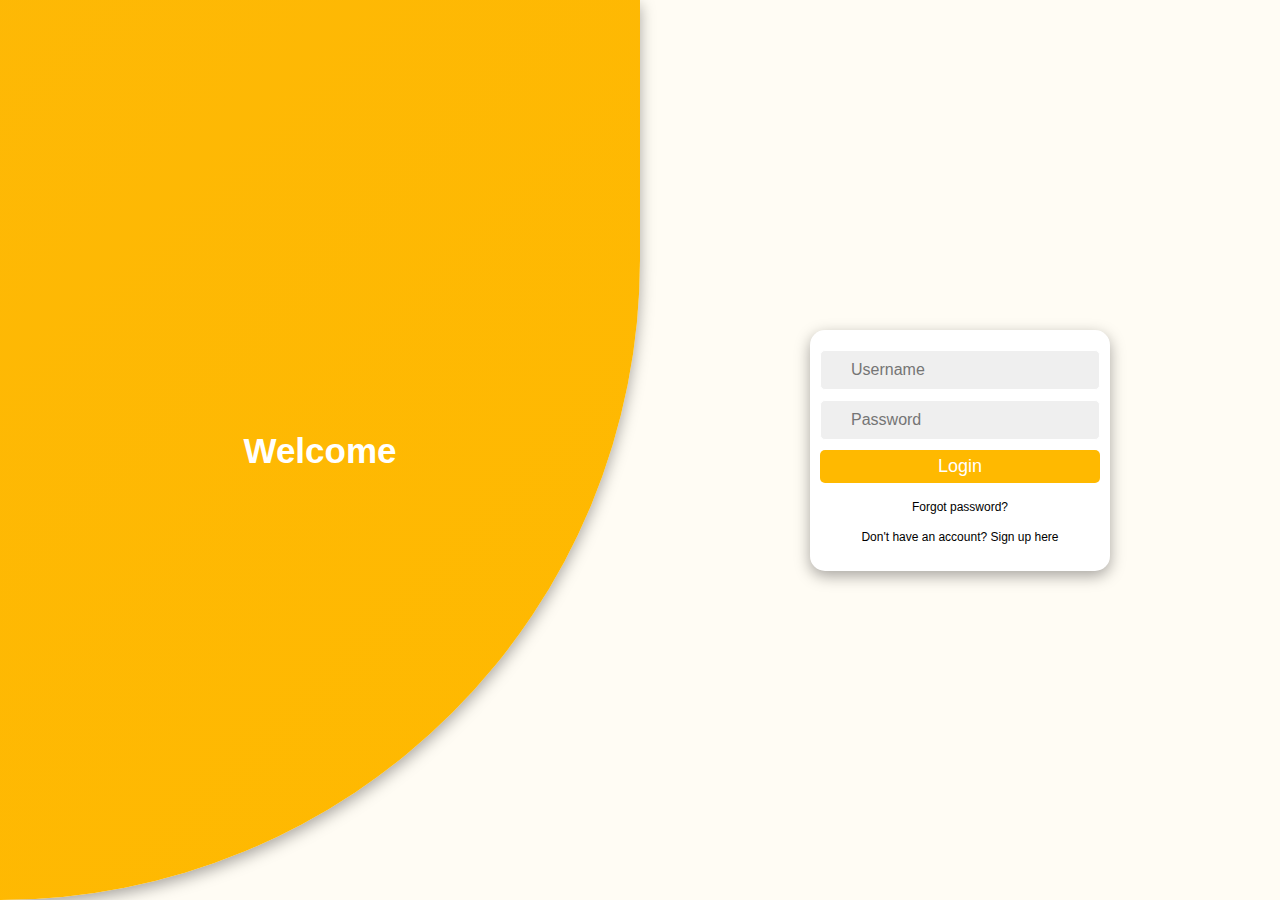
<file: login.html>
<!DOCTYPE html>
<html lang="en">
  <head>
    <meta charset="UTF-8" />
    <meta http-equiv="X-UA-Compatible" content="IE=edge" />
    <meta name="viewport" content="width=device-width, initial-scale=1.0" />
    <title>Document</title>
    <link rel="stylesheet" href="./assets/css/reset.css" />
    <link rel="stylesheet" href="./assets/css/login.css" />
  </head>
  <body>
    <div id="container" class="container">
      <!-- FORM SECTION -->
      <div class="row">
        <!-- SIGN UP -->
        <div class="col align-items-center flex-col sign-up">
          <div class="form-wrapper align-items-center">
            <form method="POST" action="register">
              <div class="form sign-up">
                <div class="input-group">
                  <i class="bx bxs-user"></i>
                  <input type="text" name="fullName" placeholder="Full name" />
                </div>
                <div class="input-group">
                  <i class="bx bxs-user"></i>
                  <input type="text" name="userName" placeholder="Username" />
                </div>
                <div class="input-group">
                  <i class="bx bx-mail-send"></i>
                  <input type="email" name="email" placeholder="Email" />
                </div>
                <div class="input-group">
                  <i class="bx bxs-lock-alt"></i>
                  <input
                    type="password"
                    name="password"
                    placeholder="Password"
                  />
                </div>
                <div class="input-group">
                  <i class="bx bxs-lock-alt"></i>
                  <input
                    type="password"
                    name="confirmPassword"
                    placeholder="Confirm password"
                  />
                </div>
                <div class="input-group">
                  <i class="bx bxs-lock-alt"></i>
                  <input
                    type="text"
                    name="phoneNumber"
                    placeholder="Phone number"
                  />
                </div>
                <button type="submit" name="signup">Sign up</button>
                <p>
                  <span> Already have an account? </span>
                  <b onclick="toggle()" class="pointer"> Sign in here </b>
                </p>
              </div>
            </form>
          </div>
        </div>
        <!-- END SIGN UP -->
        <!-- SIGN IN -->
        <div class="col align-items-center flex-col sign-in">
          <div class="form-wrapper align-items-center">
            <div class="form sign-in">
              <form method="POST" action="userLogin">
                <div class="input-group">
                  <i class="bx bxs-user"></i>
                  <input type="text" name="userName" placeholder="Username" />
                </div>
                <div class="input-group">
                  <i class="bx bxs-lock-alt"></i>
                  <input
                    type="password"
                    name="password"
                    placeholder="Password"
                  />
                </div>
                <button type="submit" name="login">Login</button>
              </form>
              <p>
                <b> Forgot password? </b>
              </p>
              <p>
                <span> Don't have an account? </span>
                <b onclick="toggle()" class="pointer"> Sign up here </b>
              </p>
            </div>
          </div>
          <div class="form-wrapper"></div>
        </div>
        <!-- END SIGN IN -->
      </div>
      <!-- END FORM SECTION -->
      <!-- CONTENT SECTION -->
      <div class="row content-row">
        <!-- SIGN IN CONTENT -->
        <div class="col align-items-center flex-col">
          <div class="text sign-in">
            <h2>Welcome</h2>
          </div>
          <div class="img sign-in"></div>
        </div>
        <!-- END SIGN IN CONTENT -->
        <!-- SIGN UP CONTENT -->
        <div class="col align-items-center flex-col">
          <div class="img sign-up"></div>
          <div class="text sign-up">
            <h2>Join with us</h2>
          </div>
        </div>
        <!-- END SIGN UP CONTENT -->
      </div>
      <!-- END CONTENT SECTION -->
    </div>
    <script src="./assets/js/main.js"></script>
  </body>
</html>
</file>
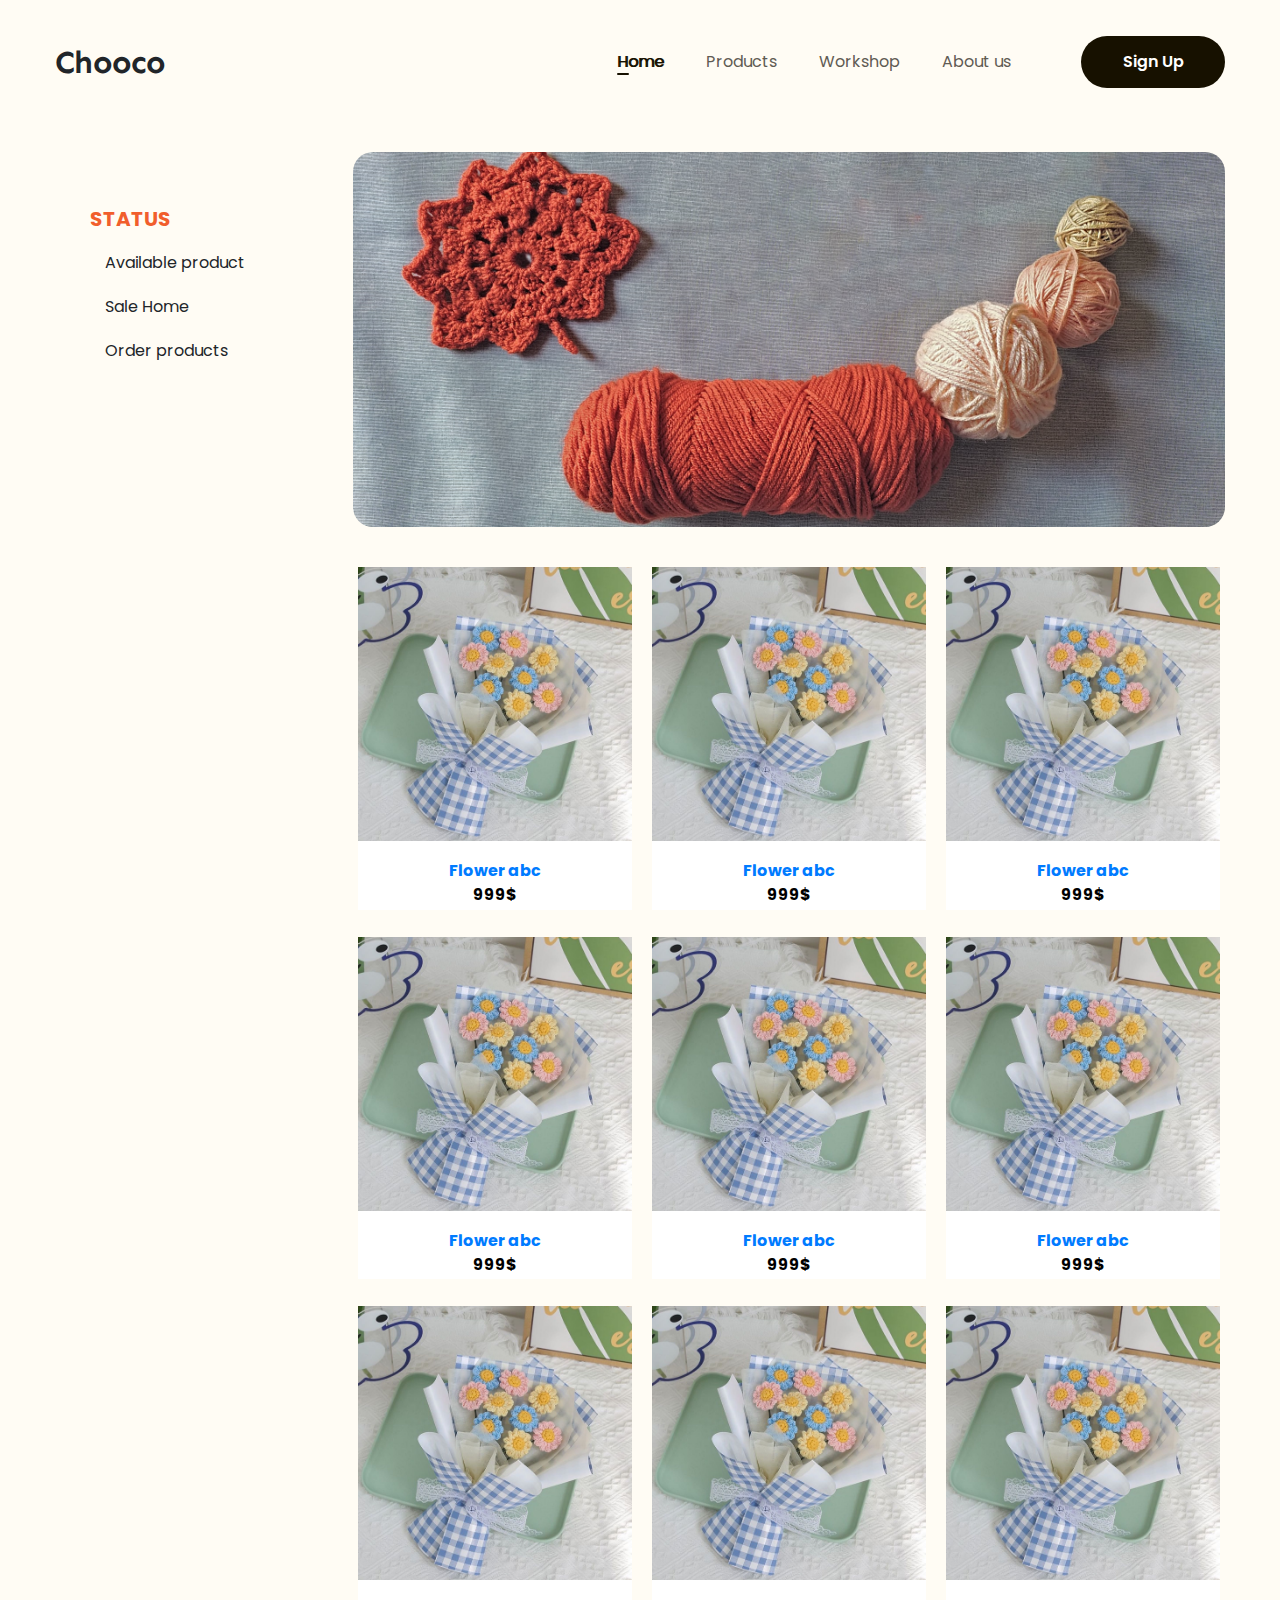
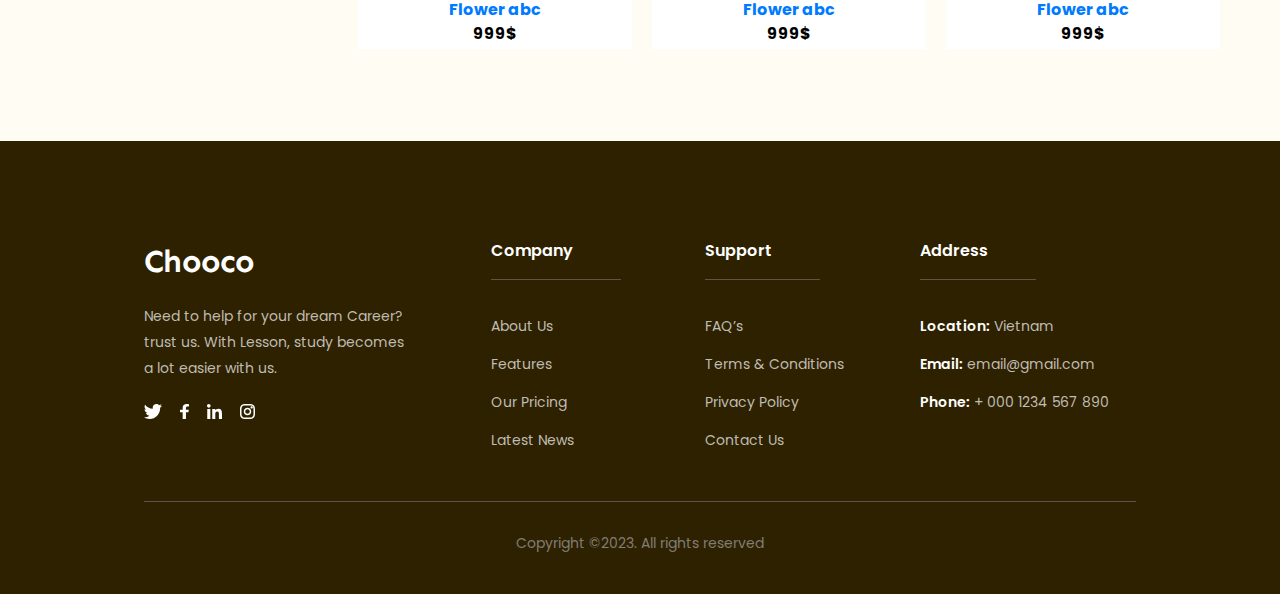
<file: products.html>
<!DOCTYPE html>
<html lang="en">
  <head>
    <meta charset="UTF-8" />
    <meta http-equiv="X-UA-Compatible" content="IE=edge" />
    <meta name="viewport" content="width=device-width, initial-scale=1.0" />
    <title>Chooco Crochet</title>
    <link
      rel="shortcut icon"
      href="./assets//icons/facebook.svg"
      type="image/x-icon"
    />
    <!-- Reset CSS -->
    <link rel="stylesheet" href="./assets/css/reset.css" />

    <!-- Embed fonts -->
    <link rel="preconnect" href="https://fonts.googleapis.com" />
    <link rel="preconnect" href="https://fonts.gstatic.com" crossorigin />
    <link
      href="https://fonts.googleapis.com/css2?family=Poppins:ital,wght@0,400;0,500;0,600;0,700;1,400&family=Sen:wght@700&display=swap"
      rel="stylesheet"
    />

    <!-- Styles -->
    <link
      rel="stylesheet"
      href="https://cdn.jsdelivr.net/npm/bootstrap@4.0.0/dist/css/bootstrap.min.css"
      integrity="sha384-Gn5384xqQ1aoWXA+058RXPxPg6fy4IWvTNh0E263XmFcJlSAwiGgFAW/dAiS6JXm"
      crossorigin="anonymous"
    />
    <link rel="stylesheet" href="./assets/css/styles.css" />
  </head>
  <body>
    <!-- Header -->
    <header class="header fixed">
      <div class="main-content">
        <div class="body">
          <!-- Logo -->
          <div class="logo">Chooco</div>

          <!-- Nav -->
          <nav class="nav">
            <ul>
              <li class="active">
                <a href="#!">Home</a>
              </li>
              <li>
                <a href="#!">Products</a>
              </li>
              <li>
                <a href="#!">Workshop</a>
              </li>
              <li>
                <a href="#!">About us</a>
              </li>
            </ul>
          </nav>

          <!-- Action -->
          <div class="action">
            <a href="#!" class="btn sign-up-btn">Sign Up</a>
          </div>
        </div>
      </div>
    </header>

    <main class="main-container">
      <div class="main-content">
        <div class="container-fluid">
          <div class="row">
            <aside
              class="col-xs-12 col-sm-12 col-md-3 col-lg-3 prd1-left hidden-xs hidden-sm"
            >
              <h3>Status</h3>
              <ul>
                <li>Available product</li>
                <li>Sale Home</li>
                <li>Order products</li>
              </ul>
            </aside>

            <section class="col-xs-12 col-sm-12 col-md-9 col-lg-9 prd1-right">
              <div
                class="row prd1-right-box hidden-xs hidden-sm"
                style="
                  background-image: url('./assets/img/products2.jpg');
                  border-radius: 20px;
                "
              >
                <!-- <img src="./assets/img/products2.jpg" alt="" /> -->
              </div>
              <div class="row prd1-right-items">
                <div class="col-xs-6 col-sm-6 col-md-4 col-lg-4 item">
                  <div class="thumbnail">
                    <div class="cont-item">
                      <a href="#!">
                        <img
                          src="./assets/img/product-2.jpg"
                          alt=""
                          class="inormal"
                        />
                        <img
                          src="./assets/img/product-1.jpg"
                          alt=""
                          class="ihover"
                        />
                      </a>
                    </div>
                    <div class="button">
                      <a
                        href="index.html"
                        class="btn btn-prd1-buynow hidden-xs hidden-sm"
                        >BUY NOW</a
                      >
                    </div>
                    <div class="caption">
                      <h3 class="name"><a href="#!">Flower abc</a></h3>
                      <h3 class="price">999$</h3>
                    </div>
                  </div>
                </div>
                <div class="col-xs-6 col-sm-6 col-md-4 col-lg-4 item">
                  <div class="thumbnail">
                    <div class="cont-item">
                      <a href="#!">
                        <img
                          src="./assets/img/product-2.jpg"
                          alt=""
                          class="inormal"
                        />
                        <img
                          src="./assets/img/product-1.jpg"
                          alt=""
                          class="ihover"
                        />
                      </a>
                    </div>
                    <div class="button">
                      <a
                        href="index.html"
                        class="btn btn-prd1-buynow hidden-xs hidden-sm"
                        >BUY NOW</a
                      >
                    </div>
                    <div class="caption">
                      <h3 class="name"><a href="#!">Flower abc</a></h3>
                      <h3 class="price">999$</h3>
                    </div>
                  </div>
                </div>
                <div class="col-xs-6 col-sm-6 col-md-4 col-lg-4 item">
                  <div class="thumbnail">
                    <div class="cont-item">
                      <a href="#!">
                        <img
                          src="./assets/img/product-2.jpg"
                          alt=""
                          class="inormal"
                        />
                        <img
                          src="./assets/img/product-1.jpg"
                          alt=""
                          class="ihover"
                        />
                      </a>
                    </div>
                    <div class="button">
                      <a
                        href="index.html"
                        class="btn btn-prd1-buynow hidden-xs hidden-sm"
                        >BUY NOW</a
                      >
                    </div>
                    <div class="caption">
                      <h3 class="name"><a href="#!">Flower abc</a></h3>
                      <h3 class="price">999$</h3>
                    </div>
                  </div>
                </div>
                <div class="col-xs-6 col-sm-6 col-md-4 col-lg-4 item">
                  <div class="thumbnail">
                    <div class="cont-item">
                      <a href="#!">
                        <img
                          src="./assets/img/product-2.jpg"
                          alt=""
                          class="inormal"
                        />
                        <img
                          src="./assets/img/product-1.jpg"
                          alt=""
                          class="ihover"
                        />
                      </a>
                    </div>
                    <div class="button">
                      <a
                        href="index.html"
                        class="btn btn-prd1-buynow hidden-xs hidden-sm"
                        >BUY NOW</a
                      >
                    </div>
                    <div class="caption">
                      <h3 class="name"><a href="#!">Flower abc</a></h3>
                      <h3 class="price">999$</h3>
                    </div>
                  </div>
                </div>
                <div class="col-xs-6 col-sm-6 col-md-4 col-lg-4 item">
                  <div class="thumbnail">
                    <div class="cont-item">
                      <a href="#!">
                        <img
                          src="./assets/img/product-2.jpg"
                          alt=""
                          class="inormal"
                        />
                        <img
                          src="./assets/img/product-1.jpg"
                          alt=""
                          class="ihover"
                        />
                      </a>
                    </div>
                    <div class="button">
                      <a
                        href="index.html"
                        class="btn btn-prd1-buynow hidden-xs hidden-sm"
                        >BUY NOW</a
                      >
                    </div>
                    <div class="caption">
                      <h3 class="name"><a href="#!">Flower abc</a></h3>
                      <h3 class="price">999$</h3>
                    </div>
                  </div>
                </div>
                <div class="col-xs-6 col-sm-6 col-md-4 col-lg-4 item">
                  <div class="thumbnail">
                    <div class="cont-item">
                      <a href="#!">
                        <img
                          src="./assets/img/product-2.jpg"
                          alt=""
                          class="inormal"
                        />
                        <img
                          src="./assets/img/product-1.jpg"
                          alt=""
                          class="ihover"
                        />
                      </a>
                    </div>
                    <div class="button">
                      <a
                        href="index.html"
                        class="btn btn-prd1-buynow hidden-xs hidden-sm"
                        >BUY NOW</a
                      >
                    </div>
                    <div class="caption">
                      <h3 class="name"><a href="#!">Flower abc</a></h3>
                      <h3 class="price">999$</h3>
                    </div>
                  </div>
                </div>
                <div class="col-xs-6 col-sm-6 col-md-4 col-lg-4 item">
                  <div class="thumbnail">
                    <div class="cont-item">
                      <a href="#!">
                        <img
                          src="./assets/img/product-2.jpg"
                          alt=""
                          class="inormal"
                        />
                        <img
                          src="./assets/img/product-1.jpg"
                          alt=""
                          class="ihover"
                        />
                      </a>
                    </div>
                    <div class="button">
                      <a
                        href="index.html"
                        class="btn btn-prd1-buynow hidden-xs hidden-sm"
                        >BUY NOW</a
                      >
                    </div>
                    <div class="caption">
                      <h3 class="name"><a href="#!">Flower abc</a></h3>
                      <h3 class="price">999$</h3>
                    </div>
                  </div>
                </div>
                <div class="col-xs-6 col-sm-6 col-md-4 col-lg-4 item">
                  <div class="thumbnail">
                    <div class="cont-item">
                      <a href="#!">
                        <img
                          src="./assets/img/product-2.jpg"
                          alt=""
                          class="inormal"
                        />
                        <img
                          src="./assets/img/product-1.jpg"
                          alt=""
                          class="ihover"
                        />
                      </a>
                    </div>
                    <div class="button">
                      <a
                        href="index.html"
                        class="btn btn-prd1-buynow hidden-xs hidden-sm"
                        >BUY NOW</a
                      >
                    </div>
                    <div class="caption">
                      <h3 class="name"><a href="#!">Flower abc</a></h3>
                      <h3 class="price">999$</h3>
                    </div>
                  </div>
                </div>
                <div class="col-xs-6 col-sm-6 col-md-4 col-lg-4 item">
                  <div class="thumbnail">
                    <div class="cont-item">
                      <a href="#!">
                        <img
                          src="./assets/img/product-2.jpg"
                          alt=""
                          class="inormal"
                        />
                        <img
                          src="./assets/img/product-1.jpg"
                          alt=""
                          class="ihover"
                        />
                      </a>
                    </div>
                    <div class="button">
                      <a
                        href="index.html"
                        class="btn btn-prd1-buynow hidden-xs hidden-sm"
                        >BUY NOW</a
                      >
                    </div>
                    <div class="caption">
                      <h3 class="name"><a href="#!">Flower abc</a></h3>
                      <h3 class="price">999$</h3>
                    </div>
                  </div>
                </div>
              </div>
            </section>
          </div>
        </div>
      </div>
    </main>

    <!-- Footer -->
    <footer class="footer">
      <div class="main-content">
        <div class="row">
          <!-- Column 1 -->
          <div class="column">
            <div class="logo">Chooco</div>
            <!-- <img src="./assets/img/logo-white.svg" alt="Lesson." class="logo" /> -->
            <p class="desc">
              Need to help for your dream Career? trust us. With Lesson, study
              becomes a lot easier with us.
            </p>
            <div class="socials">
              <a href="#!">
                <img
                  src="./assets/icons/twitter.svg"
                  alt="Twitter"
                  class="icon"
                />
              </a>
              <a href="#!">
                <img
                  src="./assets/icons/facebook.svg"
                  alt="Facebook"
                  class="icon"
                />
              </a>
              <a href="#!">
                <img
                  src="./assets/icons/linkedin.svg"
                  alt="Linkedin"
                  class="icon"
                />
              </a>
              <a href="#!">
                <img
                  src="./assets/icons/instagram.svg"
                  alt="Instagram"
                  class="icon"
                />
              </a>
            </div>
          </div>

          <!-- Column 2 -->
          <div class="column">
            <h3 class="title">Company</h3>
            <ul class="list">
              <li>
                <a href="#!">About Us</a>
              </li>
              <li>
                <a href="#!">Features</a>
              </li>
              <li>
                <a href="#!">Our Pricing</a>
              </li>
              <li>
                <a href="#!">Latest News</a>
              </li>
            </ul>
          </div>

          <!-- Column 3 -->
          <div class="column">
            <h3 class="title">Support</h3>
            <ul class="list">
              <li>
                <a href="#!">FAQ’s</a>
              </li>
              <li>
                <a href="#!">Terms & Conditions</a>
              </li>
              <li>
                <a href="#!">Privacy Policy</a>
              </li>
              <li>
                <a href="#!">Contact Us</a>
              </li>
            </ul>
          </div>

          <!-- Column 4 -->
          <div class="column">
            <h3 class="title">Address</h3>
            <ul class="list">
              <li>
                <a href="#!"> <strong>Location:</strong> Vietnam </a>
              </li>
              <li>
                <a href="#!"> <strong>Email:</strong> email@gmail.com </a>
              </li>
              <li>
                <a href="#!"> <strong>Phone:</strong> + 000 1234 567 890 </a>
              </li>
            </ul>
          </div>
        </div>
        <div class="copyright">
          <p>Copyright ©2023. All rights reserved</p>
        </div>
      </div>
    </footer>
    <script
      src="https://code.jquery.com/jquery-3.2.1.slim.min.js"
      integrity="sha384-KJ3o2DKtIkvYIK3UENzmM7KCkRr/rE9/Qpg6aAZGJwFDMVNA/GpGFF93hXpG5KkN"
      crossorigin="anonymous"
    ></script>
    <script
      src="https://cdn.jsdelivr.net/npm/popper.js@1.12.9/dist/umd/popper.min.js"
      integrity="sha384-ApNbgh9B+Y1QKtv3Rn7W3mgPxhU9K/ScQsAP7hUibX39j7fakFPskvXusvfa0b4Q"
      crossorigin="anonymous"
    ></script>
    <script
      src="https://cdn.jsdelivr.net/npm/bootstrap@4.0.0/dist/js/bootstrap.min.js"
      integrity="sha384-JZR6Spejh4U02d8jOt6vLEHfe/JQGiRRSQQxSfFWpi1MquVdAyjUar5+76PVCmYl"
      crossorigin="anonymous"
    ></script>
  </body>
</html>
</file>
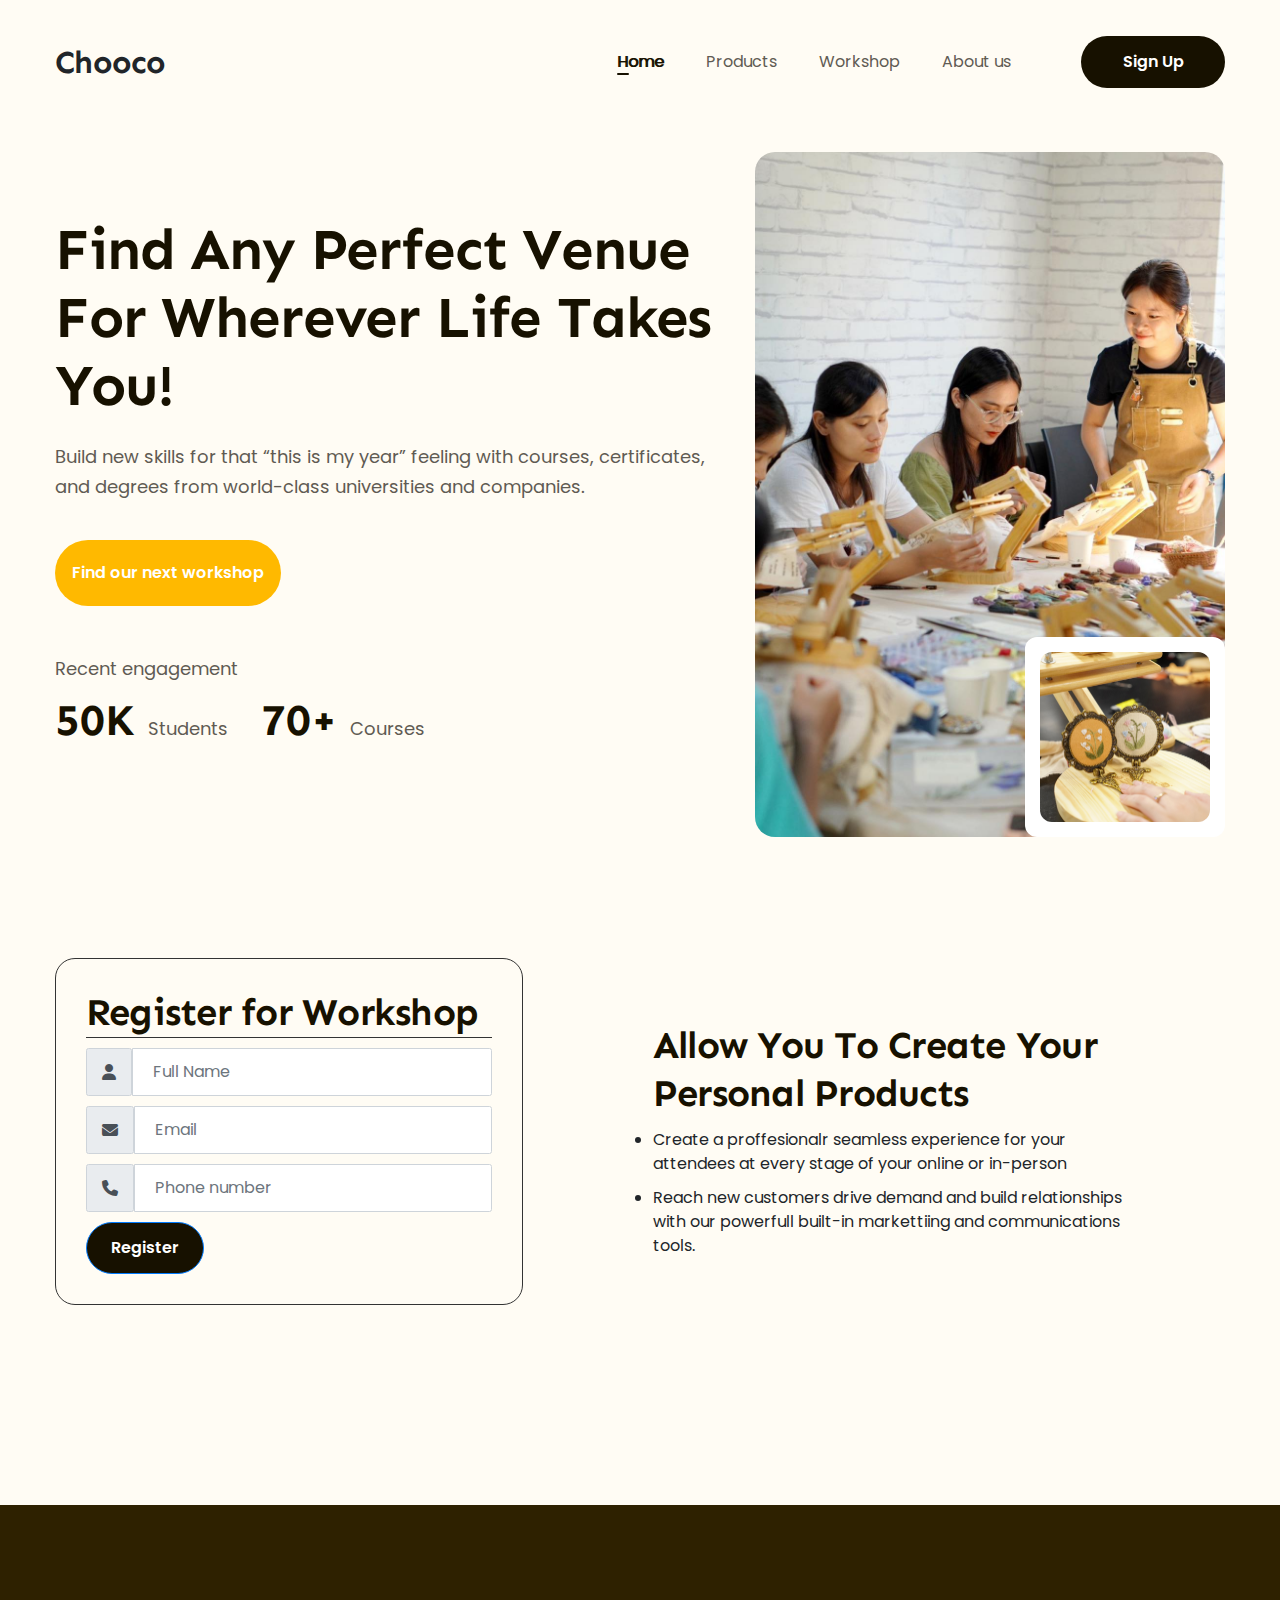
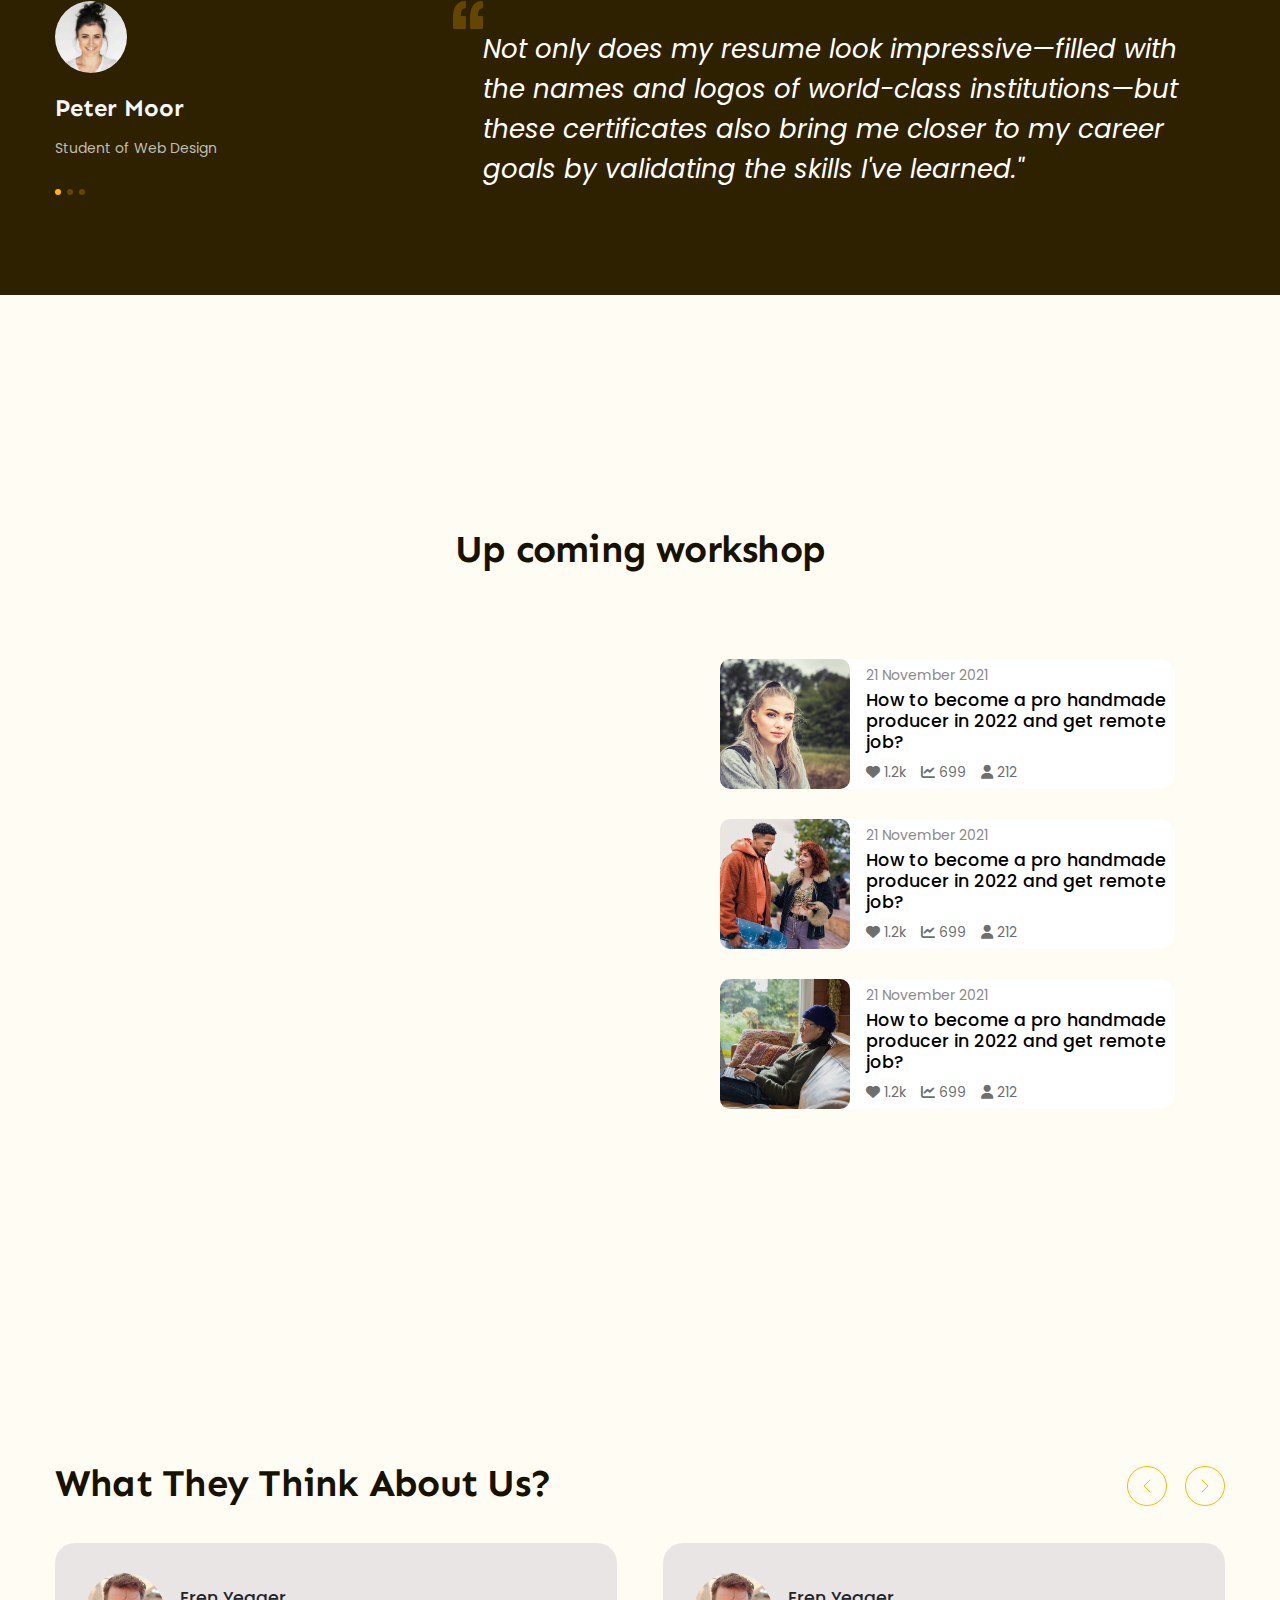
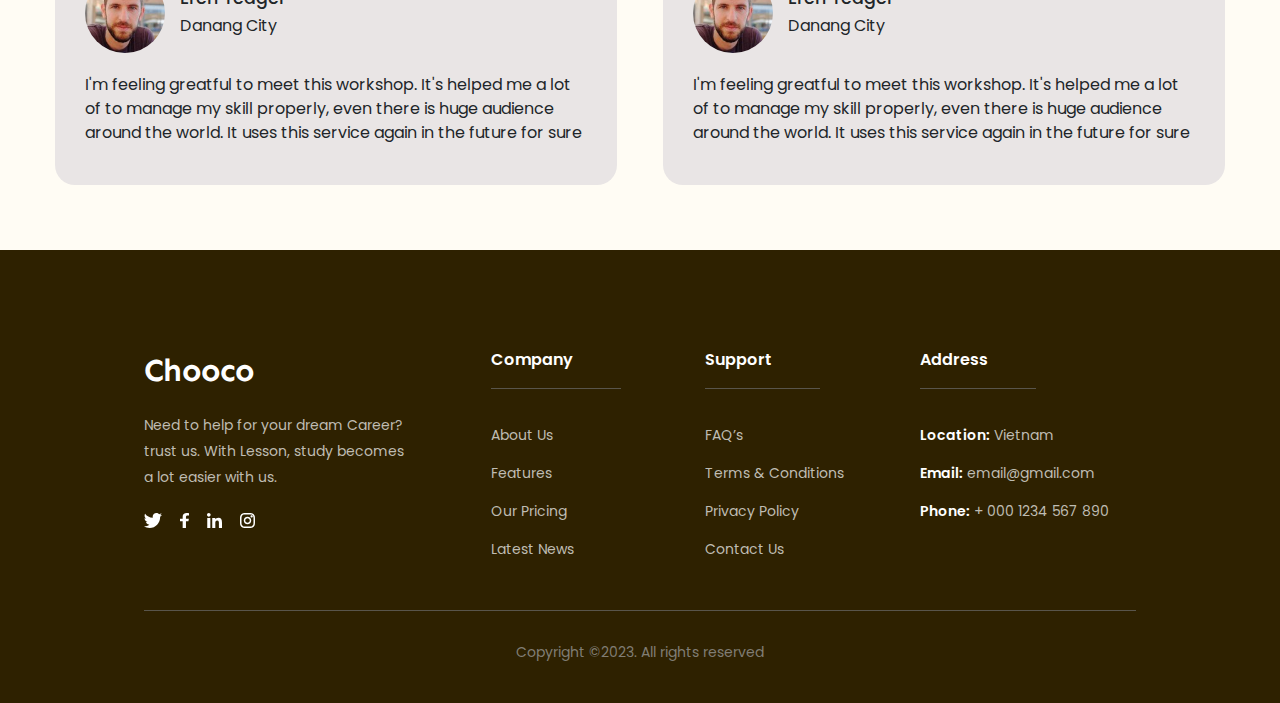
<file: workshop.html>
<!DOCTYPE html>
<html lang="en">
  <head>
    <meta charset="UTF-8" />
    <meta http-equiv="X-UA-Compatible" content="IE=edge" />
    <meta name="viewport" content="width=device-width, initial-scale=1.0" />
    <title>Chooco Crochet</title>
    <link
      rel="shortcut icon"
      href="./assets//icons/facebook.svg"
      type="image/x-icon"
    />
    <!-- Reset CSS -->
    <link rel="stylesheet" href="./assets/css/reset.css" />

    <!-- Embed fonts -->
    <link rel="preconnect" href="https://fonts.googleapis.com" />
    <link rel="preconnect" href="https://fonts.gstatic.com" crossorigin />
    <link
      href="https://fonts.googleapis.com/css2?family=Poppins:ital,wght@0,400;0,500;0,600;0,700;1,400&family=Sen:wght@700&display=swap"
      rel="stylesheet"
    />
    <link
      rel="stylesheet"
      href="https://cdnjs.cloudflare.com/ajax/libs/font-awesome/6.4.0/css/all.min.css"
    />
    <link
      rel="stylesheet"
      href="https://cdn.jsdelivr.net/npm/bootstrap@4.0.0/dist/css/bootstrap.min.css"
      integrity="sha384-Gn5384xqQ1aoWXA+058RXPxPg6fy4IWvTNh0E263XmFcJlSAwiGgFAW/dAiS6JXm"
      crossorigin="anonymous"
    />
    <!-- Styles -->
    <link rel="stylesheet" href="./assets/css/styles.css" />
  </head>
  <body>
    <!-- Header -->
    <header class="header fixed">
      <div class="main-content">
        <div class="body">
          <!-- Logo -->
          <div class="logo">Chooco</div>

          <!-- Nav -->
          <nav class="nav">
            <ul>
              <li class="active">
                <a href="./index.html">Home</a>
              </li>
              <li>
                <a href="./products.html">Products</a>
              </li>
              <li>
                <a href="./workshop.html">Workshop</a>
              </li>
              <li>
                <a href="./about.html">About us</a>
              </li>
            </ul>
          </nav>

          <!-- Action -->
          <div class="action">
            <a href="#!" class="btn sign-up-btn">Sign Up</a>
          </div>
        </div>
      </div>
    </header>

    <main>
      <!-- Hero -->
      <div class="hero hero-workshop">
        <div class="main-content">
          <div class="body">
            <!-- Hero right -->
            <div class="content-block">
              <h1 class="heading lv1">
                Find Any Perfect Venue For Wherever Life Takes You!
              </h1>
              <p class="desc">
                Build new skills for that “this is my year” feeling with
                courses, certificates, and degrees from world-class universities
                and companies.
              </p>
              <div class="cta-group">
                <a href="#!" class="btn hero-cta">Find our next workshop</a>
              </div>
              <p class="desc">Recent engagement</p>
              <p class="desc stats">
                <strong>50K</strong> Students <strong>70+</strong> Courses
              </p>
            </div>
            <!-- Hero left -->
            <div class="media-block">
              <img
                src="./assets/img/workshop2.jpg"
                alt="Learn without limits and spread knowledge."
                class="img"
              />

              <div class="hero-attachment">
                <img src="./assets/img/hero-workshop-sm.jpg" alt="" />
              </div>
            </div>
          </div>
        </div>
      </div>

      <div class="hero hero-register-ws">
        <div class="main-content">
          <div class="body">
            <!-- Hero left -->
            <form class="form-register-ws">
              <h2
                class="heading lv2"
                style="border-bottom: 1px solid #333; width: 100%"
              >
                Register for Workshop
              </h2>
              <div class="input-group mb-3 mt-3">
                <span class="input-group-text" id="basic-addon1"
                  ><i class="fa-solid fa-user"></i
                ></span>
                <input
                  type="text"
                  class="form-control"
                  placeholder="Full Name"
                  aria-label="Full Name"
                  aria-describedby="basic-addon1"
                />
              </div>
              <div class="input-group mb-3">
                <span class="input-group-text" id="basic-addon1"
                  ><i class="fa-solid fa-envelope"></i
                ></span>
                <input
                  type="text"
                  class="form-control"
                  placeholder="Email"
                  aria-label="Email"
                  aria-describedby="basic-addon1"
                />
              </div>
              <div class="input-group mb-3">
                <span class="input-group-text" id="basic-addon1"
                  ><i class="fa-solid fa-phone"></i
                ></span>
                <input
                  type="text"
                  class="form-control"
                  placeholder="Phone number"
                  aria-label="Phone number"
                  aria-describedby="basic-addon1"
                />
              </div>

              <button type="submit" class="btn btn-primary">Register</button>
            </form>
            <div class="content-block">
              <h1 class="heading lv2">
                Allow You To Create Your Personal Products
              </h1>
              <ul style="list-style-type: disc">
                <li>
                  Create a proffesionalr seamless experience for your attendees
                  at every stage of your online or in-person
                </li>
                <li>
                  Reach new customers drive demand and build relationships with
                  our powerfull built-in markettiing and communications tools.
                </li>
              </ul>
            </div>
            <!-- <div class="form-block">
              <input type="text" />
              <input type="text" />
            </div> -->
            <!-- Hero right -->
            <!-- <div class="content-block">
              <h1 class="heading lv1">
                Find Any Perfect Venue For Wherever Life Takes You!
              </h1>
              <p class="desc">
                Build new skills for that “this is my year” feeling with
                courses, certificates, and degrees from world-class universities
                and companies.
              </p>
              <div class="cta-group">
                <a href="#!" class="btn hero-cta">Find our next workshop</a>
              </div>
              <p class="desc">Recent engagement</p>
              <p class="desc stats">
                <strong>50K</strong> Students <strong>70+</strong> Courses
              </p>
            </div> -->
          </div>
        </div>
      </div>

      <!-- Feedback -->
      <div class="feedback">
        <div class="main-content">
          <div class="feedback-list">
            <!-- Feedback item 1 -->
            <div class="feedback-item">
              <div class="info">
                <img
                  src="./assets/img/feedback-avatar-1.jpg"
                  alt="Peter Moor"
                  class="avatar"
                />
                <p class="title">Peter Moor</p>
                <p class="desc">Student of Web Design</p>
                <div class="dots">
                  <span class="dot active"></span>
                  <span class="dot"></span>
                  <span class="dot"></span>
                </div>
              </div>
              <div class="content">
                <img
                  src="./assets/icons/open-quotes.svg"
                  alt=""
                  class="open-quotes"
                />
                <blockquote>
                  Not only does my resume look impressive—filled with the names
                  and logos of world-class institutions—but these certificates
                  also bring me closer to my career goals by validating the
                  skills I've learned."
                </blockquote>
              </div>
            </div>

            <!-- Feedback item 2 -->
            <div class="feedback-item">
              <div class="info">
                <img
                  src="./assets/img/feedback-avatar-2.jpg"
                  alt="Peter Moor"
                  class="avatar"
                />
                <p class="title">Peter Moor</p>
                <p class="desc">Student of Web Design</p>
                <div class="dots">
                  <span class="dot"></span>
                  <span class="dot active"></span>
                  <span class="dot"></span>
                </div>
              </div>
              <div class="content">
                <img
                  src="./assets/icons/open-quotes.svg"
                  alt=""
                  class="open-quotes"
                />
                <blockquote>
                  Not only does my resume look impressive—filled with the names
                  and logos of world-class institutions—but these certificates
                  also bring me closer to my career goals by validating the
                  skills I've learned."
                </blockquote>
              </div>
            </div>

            <!-- Feedback item 3 -->
            <div class="feedback-item">
              <div class="info">
                <img
                  src="./assets/img/feedback-avatar-3.jpg"
                  alt="Peter Moor"
                  class="avatar"
                />
                <p class="title">Peter Moor</p>
                <p class="desc">Student of Web Design</p>
                <div class="dots">
                  <span class="dot"></span>
                  <span class="dot"></span>
                  <span class="dot active"></span>
                </div>
              </div>
              <div class="content">
                <img
                  src="./assets/icons/open-quotes.svg"
                  alt=""
                  class="open-quotes"
                />
                <blockquote>
                  Not only does my resume look impressive—filled with the names
                  and logos of world-class institutions—but these certificates
                  also bring me closer to my career goals by validating the
                  skills I've learned."
                </blockquote>
              </div>
            </div>
          </div>
        </div>
      </div>

      <!-- Up coming -->
      <div class="upcoming">
        <div class="upcoming-top">
          <h2 class="heading lv2">Up coming workshop</h2>
        </div>
        <div class="main-content">
          <iframe
            width="560px"
            height="560px"
            src="https://www.youtube.com/embed/f6brRq9bNoA"
            title="YouTube video player"
            frameborder="0"
            allow="accelerometer; autoplay; clipboard-write; encrypted-media; gyroscope; picture-in-picture; web-share"
            allowfullscreen
          ></iframe>
          <div class="upcoming-list">
            <div class="item">
              <a href="#!">
                <img
                  src="./assets/img/blog-1.jpg"
                  alt="How to become a pro web designer in 2022 and
                                get remot job?"
                  class="thumb"
                />
              </a>
              <div class="info">
                <span class="date">21 November 2021</span>
                <h3 class="title">
                  <a href="#!">
                    How to become a pro handmade producer in 2022 and get remote
                    job?
                  </a>
                </h3>
                <div class="actions">
                  <span class="act">
                    <i class="fa-solid fa-heart"></i>
                    <span>1.2k</span>
                  </span>
                  <span class="act">
                    <i class="fa-solid fa-chart-line"></i>
                    <span>699</span>
                  </span>
                  <span class="act">
                    <i class="fa-solid fa-user"></i>
                    <span>212</span>
                  </span>
                </div>
              </div>
            </div>

            <!-- Blog item 1 -->
            <div class="item">
              <a href="#!">
                <img
                  src="./assets/img/blog-2.jpg"
                  alt="How to become a pro web designer in 2022 and
                                get remot job?"
                  class="thumb"
                />
              </a>
              <div class="info">
                <span class="date">21 November 2021</span>
                <h3 class="title">
                  <a href="#!">
                    How to become a pro handmade producer in 2022 and get remote
                    job?
                  </a>
                </h3>
                <div class="actions">
                  <span class="act">
                    <i class="fa-solid fa-heart"></i>
                    <span>1.2k</span>
                  </span>
                  <span class="act">
                    <i class="fa-solid fa-chart-line"></i>
                    <span>699</span>
                  </span>
                  <span class="act">
                    <i class="fa-solid fa-user"></i>
                    <span>212</span>
                  </span>
                </div>
              </div>
            </div>

            <!-- Blog item 1 -->
            <div class="item">
              <a href="#!">
                <img
                  src="./assets/img/blog-3.jpg"
                  alt="How to become a pro web designer in 2022 and
                                get remot job?"
                  class="thumb"
                />
              </a>
              <div class="info">
                <span class="date">21 November 2021</span>
                <h3 class="title">
                  <a href="#!">
                    How to become a pro handmade producer in 2022 and get remote
                    job?
                  </a>
                </h3>
                <div class="actions">
                  <span class="act">
                    <i class="fa-solid fa-heart"></i>
                    <span>1.2k</span>
                  </span>
                  <span class="act">
                    <i class="fa-solid fa-chart-line"></i>
                    <span>699</span>
                  </span>
                  <span class="act">
                    <i class="fa-solid fa-user"></i>
                    <span>212</span>
                  </span>
                </div>
              </div>
            </div>
          </div>
        </div>
      </div>

      <!-- Review -->
      <div class="evaluate">
        <div class="main-content">
          <div class="evaluate-top">
            <div class="info">
              <h2 class="heading lv2">What They Think About Us?</h2>
            </div>
            <div class="controls">
              <button class="control-btn">
                <svg
                  width="8"
                  height="14"
                  viewBox="0 0 8 14"
                  fill="none"
                  xmlns="http://www.w3.org/2000/svg"
                >
                  <path
                    d="M7 1L1 7L7 13"
                    stroke="currentColor"
                    stroke-linecap="round"
                    stroke-linejoin="round"
                  />
                </svg>
              </button>
              <button class="control-btn">
                <svg
                  width="8"
                  height="14"
                  viewBox="0 0 8 14"
                  fill="none"
                  xmlns="http://www.w3.org/2000/svg"
                >
                  <path
                    d="M1 1L7 7L1 13"
                    stroke="currentColor"
                    stroke-linecap="round"
                    stroke-linejoin="round"
                  />
                </svg>
              </button>
            </div>
          </div>

          <div class="evaluate-list">
            <!-- Course item 1 -->
            <div class="evaluate-item">
              <div class="info">
                <img src="./assets/img/avatar-1.jpg" alt="" />
                <div class="personal">
                  <h3>Eren Yeager</h3>
                  <span>Danang City</span>
                </div>
              </div>
              <p class="content">
                I'm feeling greatful to meet this workshop. It's helped me a lot
                of to manage my skill properly, even there is huge audience
                around the world. It uses this service again in the future for
                sure
              </p>
            </div>

            <div class="evaluate-item">
              <div class="info">
                <img src="./assets/img/avatar-1.jpg" alt="" />
                <div class="personal">
                  <h3>Eren Yeager</h3>
                  <span>Danang City</span>
                </div>
              </div>
              <p class="content">
                I'm feeling greatful to meet this workshop. It's helped me a lot
                of to manage my skill properly, even there is huge audience
                around the world. It uses this service again in the future for
                sure
              </p>
            </div>
          </div>
        </div>
      </div>
    </main>

    <!-- Footer -->
    <footer class="footer">
      <div class="main-content">
        <div class="row">
          <!-- Column 1 -->
          <div class="column">
            <div class="logo">Chooco</div>
            <!-- <img src="./assets/img/logo-white.svg" alt="Lesson." class="logo" /> -->
            <p class="desc">
              Need to help for your dream Career? trust us. With Lesson, study
              becomes a lot easier with us.
            </p>
            <div class="socials">
              <a href="#!">
                <img
                  src="./assets/icons/twitter.svg"
                  alt="Twitter"
                  class="icon"
                />
              </a>
              <a href="#!">
                <img
                  src="./assets/icons/facebook.svg"
                  alt="Facebook"
                  class="icon"
                />
              </a>
              <a href="#!">
                <img
                  src="./assets/icons/linkedin.svg"
                  alt="Linkedin"
                  class="icon"
                />
              </a>
              <a href="#!">
                <img
                  src="./assets/icons/instagram.svg"
                  alt="Instagram"
                  class="icon"
                />
              </a>
            </div>
          </div>

          <!-- Column 2 -->
          <div class="column">
            <h3 class="title">Company</h3>
            <ul class="list">
              <li>
                <a href="#!">About Us</a>
              </li>
              <li>
                <a href="#!">Features</a>
              </li>
              <li>
                <a href="#!">Our Pricing</a>
              </li>
              <li>
                <a href="#!">Latest News</a>
              </li>
            </ul>
          </div>

          <!-- Column 3 -->
          <div class="column">
            <h3 class="title">Support</h3>
            <ul class="list">
              <li>
                <a href="#!">FAQ’s</a>
              </li>
              <li>
                <a href="#!">Terms & Conditions</a>
              </li>
              <li>
                <a href="#!">Privacy Policy</a>
              </li>
              <li>
                <a href="#!">Contact Us</a>
              </li>
            </ul>
          </div>

          <!-- Column 4 -->
          <div class="column">
            <h3 class="title">Address</h3>
            <ul class="list">
              <li>
                <a href="#!"> <strong>Location:</strong> Vietnam </a>
              </li>
              <li>
                <a href="#!"> <strong>Email:</strong> email@gmail.com </a>
              </li>
              <li>
                <a href="#!"> <strong>Phone:</strong> + 000 1234 567 890 </a>
              </li>
            </ul>
          </div>
        </div>
        <div class="copyright">
          <p>Copyright ©2023. All rights reserved</p>
        </div>
      </div>
    </footer>
    <script
      src="https://code.jquery.com/jquery-3.2.1.slim.min.js"
      integrity="sha384-KJ3o2DKtIkvYIK3UENzmM7KCkRr/rE9/Qpg6aAZGJwFDMVNA/GpGFF93hXpG5KkN"
      crossorigin="anonymous"
    ></script>
    <script
      src="https://cdn.jsdelivr.net/npm/popper.js@1.12.9/dist/umd/popper.min.js"
      integrity="sha384-ApNbgh9B+Y1QKtv3Rn7W3mgPxhU9K/ScQsAP7hUibX39j7fakFPskvXusvfa0b4Q"
      crossorigin="anonymous"
    ></script>
    <script
      src="https://cdn.jsdelivr.net/npm/bootstrap@4.0.0/dist/js/bootstrap.min.js"
      integrity="sha384-JZR6Spejh4U02d8jOt6vLEHfe/JQGiRRSQQxSfFWpi1MquVdAyjUar5+76PVCmYl"
      crossorigin="anonymous"
    ></script>
  </body>
</html>
</file>
<file: assets/css/login.css>
/*Login*/
* {
  box-sizing: border-box;
}

:root {
  --primary-color: #ffb900;
  --font-heading: Sen, sans-serif;

  --secondary-color: #fbb710;
  --black: #000000;
  --white: #ffffff;
  --gray: #efefef;
  --gray-2: #757575;

  --facebook-color: #4267b2;
  --google-color: #db4437;
  --twitter-color: #1da1f2;
  --insta-color: #e1306c;
}

html {
  font-size: 62.5%;
}

body {
  background-color: #fffcf4;
  font-size: 1.6rem;
  font-family: "Poppins", sans-serif;
}
.container {
  position: relative;
  min-height: 100vh;
  overflow: hidden;
}

.row {
  display: flex;
  flex-wrap: wrap;
  height: 100vh;
}

.col {
  width: 50%;
}

.align-items-center {
  display: flex;
  align-items: center;
  justify-content: center;
  text-align: center;
}

.form-wrapper {
  width: 100%;
  max-width: 30rem;
}

.form {
  padding: 1rem;
  background-color: var(--white);
  border-radius: 1.5rem;
  width: 100%;
  box-shadow: rgba(0, 0, 0, 0.35) 0px 5px 15px;
  transform: scale(0);
  transition: 0.5s ease-in-out;
  transition-delay: 1s;
}

.input-group {
  position: relative;
  width: 100%;
  margin: 1rem 0;
}

.input-group i {
  position: absolute;
  top: 50%;
  left: 1rem;
  transform: translateY(-50%);
  font-size: 1.4rem;
  color: var(--gray-2);
}

.input-group input {
  width: 100%;
  padding: 1rem 3rem;
  font-size: 1.6rem;
  background-color: var(--gray);
  border-radius: 0.5rem;
  border: 0.125rem solid var(--white);
  outline: none;
}

.input-group input:focus {
  border: 0.125rem solid var(--primary-color);
}

.form button {
  cursor: pointer;
  width: 100%;
  padding: 0.6rem 0;
  border-radius: 0.5rem;
  border: none;
  background-color: var(--primary-color);
  color: var(--white);
  font-size: 1.8rem;
  font-weight: 500;
  outline: none;
}

.form p {
  margin: 1.8rem 0;
  font-size: 1.2rem;
}

.flex-col {
  flex-direction: column;
}

.social-list {
  margin: 2rem 0;
  padding: 1rem;
  border-radius: 1.5rem;
  width: 100%;
  box-shadow: rgba(0, 0, 0, 0.35) 0px 5px 15px;
  transform: scale(0);
  transition: 0.5s ease-in-out;
  transition-delay: 1.2s;
}

.social-list > div {
  color: var(--white);
  margin: 0 0.5rem;
  padding: 0.7rem;
  cursor: pointer;
  border-radius: 0.5rem;
  cursor: pointer;
  transform: scale(0);
  transition: 0.5s ease-in-out;
}

.social-list > div:nth-child(1) {
  transition-delay: 1.4s;
}

.social-list > div:nth-child(2) {
  transition-delay: 1.6s;
}

.social-list > div:nth-child(3) {
  transition-delay: 1.8s;
}

.social-list > div:nth-child(4) {
  transition-delay: 2s;
}

.social-list > div > i {
  font-size: 1.5rem;
  transition: 0.4s ease-in-out;
}

.social-list > div:hover i {
  transform: scale(1.5);
}

.facebook-bg {
  background-color: var(--facebook-color);
}

.google-bg {
  background-color: var(--google-color);
}

.twitter-bg {
  background-color: var(--twitter-color);
}

.insta-bg {
  background-color: var(--insta-color);
}

.pointer {
  cursor: pointer;
}

.container.sign-in .form.sign-in,
.container.sign-in .social-list.sign-in,
.container.sign-in .social-list.sign-in > div,
.container.sign-up .form.sign-up,
.container.sign-up .social-list.sign-up,
.container.sign-up .social-list.sign-up > div {
  transform: scale(1);
}

.content-row {
  position: absolute;
  top: 0;
  left: 0;
  pointer-events: none;
  z-index: 6;
  width: 100%;
}

.text {
  margin: 4rem;
  color: var(--white);
}

.text h2 {
  font-size: 3.5rem;
  font-weight: 800;
  margin: 2rem 0;
  transition: 1s ease-in-out;
}

.text p {
  font-weight: 600;
  transition: 1s ease-in-out;
  transition-delay: 0.2s;
}

.img img {
  width: 30vw;
  transition: 1s ease-in-out;
  transition-delay: 0.4s;
}

.text.sign-in h2,
.text.sign-in p,
.img.sign-in img {
  transform: translateX(-250%);
}

.text.sign-up h2,
.text.sign-up p,
.img.sign-up img {
  transform: translateX(250%);
}

.container.sign-in .text.sign-in h2,
.container.sign-in .text.sign-in p,
.container.sign-in .img.sign-in img,
.container.sign-up .text.sign-up h2,
.container.sign-up .text.sign-up p,
.container.sign-up .img.sign-up img {
  transform: translateX(0);
}

/* BACKGROUND */

.container::before {
  content: "";
  position: absolute;
  top: 0;
  right: 0;
  height: 100vh;
  width: 300vw;
  transform: translate(35%, 0);
  background-image: linear-gradient(
    -45deg,
    var(--primary-color) 0%,
    var(--secondary-color) 100%
  );
  transition: 1s ease-in-out;
  z-index: 6;
  box-shadow: rgba(0, 0, 0, 0.35) 0px 5px 15px;
  border-bottom-right-radius: max(50vw, 50vh);
  border-top-left-radius: max(50vw, 50vh);
}

.container.sign-in::before {
  transform: translate(0, 0);
  right: 50%;
}

.container.sign-up::before {
  transform: translate(100%, 0);
  right: 50%;
}

/* toast */
.icon {
  height: 1rem;
  width: 1rem;
  margin-right: 1rem;
  color: #00ff00;
}

.success {
  color: #00ff00;
  border: 3px solid #00ff00;
}

.error {
  color: red;
  border: 3px solid red;
}

.toast {
  display: flex;
  align-items: center;
  position: absolute;
  top: 50px;
  right: -500px;
  background-color: white;
  border-radius: 12px;
  opacity: 0%;
  padding: 1rem 1rem;
  transition: all 0.25s ease-out;
}

.show-toast {
  background-color: green;
  color: white;
  border-radius: 8px;
  padding: 8px;
  cursor: pointer;
}

.toast-active {
  opacity: 100%;
  right: 80px;
}

.close-button {
  background-color: white;
  color: black;
  border: none;
  cursor: pointer;
  margin-left: 1rem;
}
/* RESPONSIVE */

@media only screen and (max-width: 425px) {
  .container::before,
  .container.sign-in::before,
  .container.sign-up::before {
    height: 100vh;
    border-bottom-right-radius: 0;
    border-top-left-radius: 0;
    z-index: 0;
    transform: none;
    right: 0;
  }

  /* .container.sign-in .col.sign-up {
      transform: translateY(100%);
  } */

  .container.sign-in .col.sign-in,
  .container.sign-up .col.sign-up {
    transform: translateY(0);
  }

  .content-row {
    align-items: flex-start !important;
  }

  .content-row .col {
    transform: translateY(0);
    background-color: unset;
  }

  .col {
    width: 100%;
    position: absolute;
    padding: 2rem;
    background-color: var(--white);
    border-top-left-radius: 2rem;
    border-top-right-radius: 2rem;
    transform: translateY(100%);
    transition: 1s ease-in-out;
  }

  .row {
    align-items: flex-end;
    justify-content: flex-end;
  }

  .form,
  .social-list {
    box-shadow: none;
    margin: 0;
    padding: 0;
  }

  .text {
    margin: 0;
  }

  .text p {
    display: none;
  }

  .text h2 {
    margin: 0.5rem;
    font-size: 2rem;
  }
}
</file>
<file: assets/css/styles.css>
* {
  box-sizing: border-box;
}

:root {
  --primary-color: #ffb900;
  --font-heading: Sen, sans-serif;

  --secondary-color: #fbb710;
  --black: #000000;
  --white: #ffffff;
  --gray: #efefef;
  --gray-2: #757575;

  --facebook-color: #4267b2;
  --google-color: #db4437;
  --twitter-color: #1da1f2;
  --insta-color: #e1306c;
}

html {
  font-size: 62.5%;
}

body {
  background-color: #fffcf4;
  font-size: 1.6rem;
  font-family: "Poppins", sans-serif;
}

/* Common */
a {
  text-decoration: none;
}

.btn {
  display: inline-block;
  min-width: 118px;
  padding: 0 16px;
  line-height: 50px;
  font-weight: 600;
  font-size: 1.6rem;
  text-align: center;
  color: #ffffff;
  background: #171100;
  border-radius: 999px;
}

.btn:hover {
  opacity: 0.9;
  cursor: pointer;
}

.heading {
  font-family: var(--font-heading);
  font-weight: 700;
  letter-spacing: -0.02em;
  color: #171100;
}

.heading.lv1 {
  font-size: 5.8rem;
  line-height: 1.17;
}

.heading.lv2 {
  font-size: 3.8rem;
  line-height: 1.26;
}

.main-content {
  width: 1170px;
  max-width: calc(100% - 48px);
  margin-left: auto;
  margin-right: auto;
}

.line-clamp {
  display: -webkit-box;
  -webkit-line-clamp: var(--line-clamp, 1);
  -webkit-box-orient: vertical;
  overflow: hidden;
}

.line-clamp.line-2 {
  --line-clamp: 2;
}

.break-all {
  word-break: break-all;
}

/* Header */
.header {
  background: #fffcf4;
}

.header.fixed {
  position: sticky;
  top: -28px;
  z-index: 3;
}

.header .body {
  display: flex;
  align-items: center;
  padding: 36px 0 8px;
}

.logo {
  font-family: var(--font-heading);
  font-weight: 700;
  letter-spacing: -0.02em;
  font-size: 3.2rem;
}

.nav {
  margin-left: auto;
}

.nav ul {
  display: flex;
  margin-bottom: 0;
}

.nav a {
  position: relative;
  padding: 8px 21px;
  font-size: 1.6rem;
  color: #5f5b53;
}

.nav a:hover,
.nav li.active a {
  text-shadow: 1px 0 0 currentColor;
  color: #171100;
}

.nav li.active a::after {
  position: absolute;
  left: 21px;
  bottom: 6px;
  content: "";
  display: block;
  width: 12px;
  height: 2px;
  background: #171100;
  border-radius: 1px;
}

.header .sign-up-btn {
  min-width: 144px;
}

.header .action {
  margin-left: 49px;
}

/* Hero */
.hero {
  padding: 56px 0 65px;
  background: #fffcf4;
}

.hero .body {
  display: flex;
}

/* Hero left */
.hero .media-block {
  position: relative;
  width: 48%;
}

.hero .media-block .img {
  display: block;
  width: 470px;
  height: 685px;
  object-fit: cover;
  border-radius: 20px;
}

.hero-summary {
  position: absolute;
  right: 0;
  bottom: 48px;
  width: 270px;
  padding: 24px;
  background: #ffffff;
  box-shadow: 0px 16px 32px rgba(0, 0, 0, 0.05);
  border-radius: 12px;
}

.hero-summary .item {
  display: flex;
  align-items: center;
}

.hero-summary .item + .item {
  margin-top: 22px;
}

.hero-summary .icon {
  width: 48px;
  height: 48px;
  border-radius: 50%;
  display: flex;
  align-items: center;
  justify-content: center;
  background: #fff9e8;
}

.hero-summary .item:nth-of-type(2) .icon {
  background: #fcefff;
}

.hero-summary .item:nth-of-type(3) .icon {
  background: #ebeaff;
}

.hero-summary .info {
  margin-left: 16px;
}

.hero-summary .label {
  font-size: 1.4rem;
  line-height: 1.86;
  color: #5f5b53;
}

.hero-summary .title {
  font-weight: 600;
  font-size: 1.8rem;
  line-height: 1.67;
  color: #171100;
}

/* Hero right */
.hero .content-block {
  width: 52%;
  padding: 64px 0 0 130px;
}

.hero .desc {
  margin-top: 22px;
  font-size: 1.8rem;
  line-height: 1.67;
  color: #5f5b53;
}

.hero .cta-group {
  display: flex;
  align-items: center;
  margin: 38px 0 48px;
}

.hero-cta {
  min-width: 180px;
  line-height: 64px;
  background-color: var(--primary-color);
}

.hero .watch-video {
  display: flex;
  align-items: center;
  margin-left: 28px;
  border: none;
  background: transparent;
  cursor: pointer;
}

.hero .watch-video .icon {
  display: flex;
  align-items: center;
  justify-content: center;
  width: 40px;
  height: 40px;
  border-radius: 50%;
  background: #ffffff;
  box-shadow: 0px 8px 16px rgba(0, 0, 0, 0.07);
}

.hero .watch-video span {
  margin-left: 14px;
  font-weight: 600;
  font-size: 1.8rem;
  line-height: 1.67;
  color: #171100;
}

.hero .stats {
  margin: 8px 0 0 -28px;
}

.hero .stats strong {
  padding: 0 8px 0 28px;
  font-family: var(--font-heading);
  font-weight: 700;
  font-size: 4.4rem;
  line-height: 1.23;
  color: #171100;
}

/* Popular */
.popular {
  padding: 65px 0;
  margin-top: 135px;
}

.popular-top {
  display: flex;
  align-items: center;
  justify-content: space-between;
}

.popular-top .desc {
  margin-top: 16px;
  width: 458px;
  font-size: 1.8rem;
  line-height: 1.67;
  color: #5f5b53;
}

.popular-top .controls {
  display: flex;
  gap: 18px;
}

.popular-top .control-btn {
  display: flex;
  align-items: center;
  justify-content: center;
  width: 40px;
  height: 40px;
  border-radius: 50%;
  color: var(--primary-color);
  border: 1px solid var(--primary-color);
  background: transparent;
}

.popular-top .control-btn:hover {
  color: #fff;
  background: var(--primary-color);
  cursor: pointer;
}

.popular .course-list {
  display: flex;
  gap: 30px;
  margin-top: 55px;
}

.popular .course-item {
  flex: 1;
  background: #ffffff;
  border: 1px solid #e2dfda;
  border-radius: 12px;
}

.popular .course-item:hover {
  border-color: transparent;
  box-shadow: 0px 18px 36px rgba(0, 0, 0, 0.05);
}

.popular .course-item .thumb {
  width: calc(100% + 2px);
  height: 278px;
  margin: -1px;
  object-fit: cover;
  border-radius: 12px 12px 0px 0px;
}

.popular .course-item .info {
  padding: 16px 22px 22px;
}

.popular .course-item .rating,
.popular .course-item .foot,
.popular .course-item .head {
  display: flex;
  align-items: center;
  justify-content: space-between;
}

.popular .course-item .title a {
  padding-right: 6px;
  font-weight: 600;
  font-size: 1.8rem;
  line-height: 1.67;
  color: #171100;
}

.popular .rating .value {
  margin-left: 6px;
  font-size: 1.6rem;
  line-height: 1.75;
  color: #fea31b;
}

.popular .course-item .desc {
  margin-top: 6px;
  font-size: 1.4rem;
  line-height: 1.86;
  color: #5f5b53;
}

.popular .course-item .foot {
  margin-top: 12px;
}

.popular .course-item .price {
  font-weight: 600;
  font-size: 1.8rem;
  line-height: 1.67;
  color: #171100;
}

.popular .course-item .book-btn {
  border: none;
}

.popular .course-item .book-btn:hover {
  color: #fff;
  background: var(--primary-color);
}

/* Feedback */
.feedback {
  margin-top: 135px;
  padding: 96px 0;
  background: #2e2100;
}

.feedback-list {
  display: flex;
  overflow: hidden;
}

.feedback-item {
  display: flex;
  width: 100%;
  flex-shrink: 0;
}

.feedback-item .avatar {
  width: 72px;
  height: 72px;
  border-radius: 50%;
  object-fit: cover;
}

.feedback-item .info .title {
  font-family: var(--font-heading);
  margin-top: 18px;
  font-weight: 700;
  font-size: 2.4rem;
  line-height: 1.42;
  color: #f7f7f7;
}

.feedback-item .info .desc {
  margin-top: 4px;
  font-size: 1.4rem;
  line-height: 1.86;
  color: #bfbcb3;
}

.feedback-item .dots {
  display: flex;
  margin-top: 28px;
}

.feedback-item .dot {
  margin-right: 6px;
  width: 6px;
  height: 6px;
  border-radius: 50%;
  background: #634700;
  cursor: pointer;
}

.feedback-item .dot.active {
  background: #ffb900;
  cursor: default;
}

.feedback-item .content {
  width: 66%;
  margin-left: auto;
}

.feedback-item blockquote {
  margin-left: 30px;
  font-style: italic;
  font-size: 2.6rem;
  line-height: 1.54;
  color: #ffffff;
}

/* Features */
.features {
  margin-top: 135px;
  padding: 65px 0;
}

.features .body {
  display: flex;
  justify-content: space-between;
}

.features .images {
  display: flex;
  gap: 0 30px;
}

.features .images img {
  width: 270px;
  height: 404px;
  border-radius: 16px;
  object-fit: cover;
}

.features img.lower {
  margin-top: 34px;
}

.features .content {
  width: 41%;
  display: flex;
  flex-direction: column;
  align-items: flex-start;
  justify-content: center;
}

.features .desc {
  margin-top: 16px;
  font-size: 1.6rem;
  line-height: 1.75;
  color: #5f5b53;
}

.features .content .cta-btn {
  margin-top: 32px;
  min-width: 137px;
  color: #fff;
  background: var(--primary-color);
}

.features-2nd {
  margin-top: 70px;
}

.features-2nd .body {
  flex-direction: row-reverse;
}

.features-2nd .content {
  width: 49%;
}

.features-2nd .images img {
  width: 470px;
  height: 440px;
}

/* review */
.review {
  margin-top: 135px;
  padding: 96px 0;
  background: #fffcf4;
}

.review .review-top {
  text-align: center;
}

.review .review-top .desc {
  margin: 16px auto auto;
  width: 448px;
  font-size: 1.6rem;
  line-height: 1.75;
  color: #696262;
}

.review .review-list {
  display: flex;
  gap: 30px;
  margin-top: 55px;
  overflow: hidden;
}

.review .item {
  flex-shrink: 0;
  width: calc(33.33% - 20px);
  background: #ffffff;
  border-radius: 16px;
}

.review .item:hover {
  box-shadow: 0px 16px 32px rgba(0, 0, 0, 0.05);
}

.review .item .thumb {
  width: 100%;
  height: 250px;
  object-fit: cover;
  border-radius: 16px 16px 0px 0px;
}

.review .item .info {
  padding: 20px 20px 28px;
}

.review .item .date {
  position: relative;
  display: inline-flex;
  align-items: center;
  padding-bottom: 12px;
  font-size: 1.4rem;
  line-height: 1.86;
  color: #5f5b53;
}

.review .item .date::before {
  content: "";
  display: inline-block;
  width: 6px;
  height: 6px;
  margin-right: 4px;
  border-radius: 50%;
  background: var(--primary-color);
}

.review .item .date::after {
  position: absolute;
  left: 0;
  right: -27px;
  bottom: 0;
  content: "";
  display: inline-block;
  height: 1px;
  background: #e2dfda;
  border-radius: 0.5px;
}

.review .item .title a {
  display: inline-block;
  margin: 12px 0;
  font-weight: 600;
  font-size: 1.6rem;
  line-height: 1.75;
  color: #171100;
}

.review .item .btn {
  font-size: 1.4rem;
}

.review .item .btn:hover {
  background: var(--primary-color);
}

.review .dots {
  display: flex;
  gap: 6px;
  justify-content: center;
  margin-top: 38px;
}

.review .dot {
  width: 6px;
  height: 6px;
  border-radius: 50%;
  background: #5f5b53;
  cursor: pointer;
}

.review .dot.active {
  cursor: default;
  background: var(--primary-color);
}

/* Footer */
.footer {
  padding: 96px 135px 0;
  background: #2e2100;
}

.footer .logo {
  color: white;
}

.footer .row {
  display: flex;
  padding-bottom: 38px;
  border-bottom: 1px solid #59554b;
}

.footer .row .column {
  width: 21.6%;
}

.footer .row .column:first-child {
  width: 35%;
}

.footer .desc {
  margin-top: 18px;
  max-width: 267px;
  font-size: 1.4rem;
  line-height: 1.86;
  color: #bfbcb2;
}

.footer .socials {
  display: flex;
  gap: 18px;
  margin-top: 18px;
}

.footer .title {
  display: inline-block;
  padding: 0 48px 14px 0;
  border-bottom: 1px solid #59554b;
  font-weight: 600;
  font-size: 1.6rem;
  line-height: 1.75;
  color: #ffffff;
}

.footer .list {
  margin-top: 28px;
}

.footer .list a {
  display: inline-block;
  margin-bottom: 12px;
  font-size: 1.4rem;
  line-height: 1.86;
  color: #bfbcb2;
}

.footer .list li:last-child a {
  margin-bottom: 0;
}

.footer .list strong {
  font-weight: 600;
  color: #ffffff;
}

.footer .copyright {
  padding: 28px 0;
}

.footer .copyright p {
  font-size: 1.4rem;
  line-height: 1.86;
  text-align: center;
  color: #807d74;
}

/* Products Page */
.main-container {
  background: #fffcf4;
  padding: 56px 0 65px;
}
.prd1-right {
  padding-left: 20px;
}

.prd1-left {
  padding: 50px 30px;
}

.prd1-left h3 {
  font-size: 2rem;
  font-weight: 700;
  text-transform: uppercase;
  padding: 5px;
  color: #f15e2c;
}

.prd1-left ul {
  padding-left: 10px;
}

.prd1-left ul li {
  padding: 10px;
  cursor: pointer;
}

.prd1-left ul li:hover {
  background-color: #f1f1f1;
}

.prd1-right-box {
  height: 375px;
  background-color: #999;
  margin-bottom: 40px;
  overflow: hidden;
  background-position: center center;
  background-repeat: no-repeat;
  background-size: cover;
}

.prd1-right-box img {
  width: 100%;
  object-fit: contain;
}

.prd1-right-items {
  margin-left: -20px;
  margin-right: -20px;
  min-height: 200px;
}

.prd1-right-items .item {
  padding: 0 10px;
  margin-bottom: 20px;
}

.prd1-right-items .thumbnail {
  display: inline-block;
  padding: 0px;
  margin-bottom: 0px;
  line-height: 1.42857143;
  background-color: #fff;
  border: none;
  border-radius: 0px;
  position: relative;
  width: 100%;
  overflow: hidden;
}

.prd1-right-items .thumbnail .cont-item {
  text-align: center;
  overflow: hidden;
  width: 100%;
  padding-top: 100%;
  position: relative;
}

.prd1-right-items .thumbnail .cont-item img {
  width: 100%;
  height: 100%;
  object-fit: cover;
  position: absolute;
  top: 0;
  left: 0;
  bottom: 0;
  right: 0;
}

.prd1-right-items .thumbnail .cont-item img.inormal {
  display: block;
}
.prd1-right-items .thumbnail .cont-item img.ihover {
  display: none;
}

.prd1-right-items .thumbnail .button {
  text-align: center;
  position: relative;
  height: 60px;
  top: -60px;
  z-index: 85;
}

.prd1-right-items .thumbnail .btn-prd1-buynow {
  border-radius: 0px;
  background-color: #f15e2c;
  border: #f15e2c 1px solid;
  color: #fff;
  font-size: 18px;
  opacity: 0;
}

.prd1-right-items .thumbnail:hover .btn-prd1-buynow {
  -webkit-transition: opacity 0.5s ease-in-out;
  -moz-transition: opacity 0.5s ease-in-out;
  -ms-transition: opacity 0.5s ease-in-out;
  -o-transition: opacity 0.5 ease-in-out;
  transition: opacity 0.5s ease-in-out;
  opacity: 1;
}

.prd1-right-items .thumbnail .cont-item img.ihover {
  display: none;
}

.prd1-right-items .thumbnail:hover .cont-item img.ihover {
  display: block;
}

.prd1-right-items .thumbnail .caption {
  text-align: center;
  padding: 0px;
  margin-top: -40px;
}

.prd1-right-items .name,
.prd1-right-items .price {
  font-size: 16px;
  color: #000;
  font-weight: 700;
}

/* Product detail page */
.prd-detail {
  max-width: 1200px;
  margin-top: 30px;
  margin-bottom: 30px;
}

.prd-detail .slider-for {
  width: 100%;
  height: 665px;
  display: block;
  overflow: hidden;
}
.prd-detail .slider-nav {
  height: 100%;
}
.recommend-product .prd-detail .slider-nav {
  height: 100%;
}

.prd-detail .slider-nav {
  margin-top: 5px;
  margin-left: 5px;
}

.prd-detail .slider-for img,
.prd-detail .slider-nav img {
  width: 100%;
  display: block;
}

.prd-detail .slider-for .slick-slide {
  width: 100%;
  position: relative;
  text-align: center;
}

.prd-detail .slider-nav .slick-list {
  position: relative;
  height: 160px;
}

.recommend-product .prd-detail .slider-nav .slick-list {
  position: relative;
  height: 280px;
}

.prd-detail .slider-nav .slick-list .slick-slide {
  padding: 5px;
  height: 100%;
  text-align: center;
}

.recommend-product .prd-detail .slider-nav .slick-list .slick-slide {
  padding: 10px;
  height: 100%;
  text-align: center;
}

.prd-detail .slider-nav .slick-list .slick-slide img {
  height: 100%;
  object-fit: cover;
}

.prd-detail-right .product-name {
  font-family: var(--font-heading);
  font-size: 3rem;
  font-weight: 700;
  text-transform: uppercase;
  line-height: 3.6rem;
}

.prd-detail-right .detail1 {
  margin: 30px 0px 30px 0px;
  display: flex;
  flex-direction: row;
  justify-content: space-between;
}
.prd-detail-right .detail1 .saleprice {
  color: #f15e2c;
  font-family: var(--font-heading);
  font-weight: 700;
  font-size: 2.4rem;
}

.prd-detail-right .btn-addcart {
  background-color: #000 !important;
  width: 75%;
  float: left;
  height: 73px;
}

.prd-detail-right .btn-checkout {
  width: 100%;
  height: 73px;
  margin-top: 25px;
  border: none;
}

.prd-detail-right .btn-like {
  background-color: #000;
  background-image: url("https://ananas.vn/wp-content/themes/ananas/fe-assets/images/svg/Heart_product_1.svg");
  background-position: center;
  background-repeat: no-repeat;
  width: 19%;
  float: right;
  padding: 19px 0px 18px 0px;
  margin: 0px 10px 0px -1px;
  height: 73px;
}

.prd-detail-right .btn-addcart,
.prd-detail-right .btn-checkout {
  background-color: #f15e2c;
  border-radius: 0px;
  color: #fff;
  font-family: var(--font-heading);
  font-weight: 700;
  font-size: 2.4rem;
  margin-left: 10px;
  margin-right: 10px;
  padding: 20px 0px;
  display: block;
}

.prd-detail-divider {
  margin: 40px 0px;
  background-color: #fff;
  background: url("https://ananas.vn/wp-content/themes/ananas/fe-assets/images/bg_divider.png")
    repeat-x 7px;
  height: 2px;
}

.prd-detail-title {
  margin: auto;
  font-size: 3rem;
  color: #000;
  text-align: center;
  margin-bottom: 40px;
  font-weight: bold;
  text-align: center;
}

.prd-detail-slide {
  position: relative;
}

.prd-detail-slide .btn-prev,
.prd-detail-slide .btn-next,
.prd-detail-slide1 .btn-prev,
.prd-detail-slide1 .btn-next,
.slider .btn-next,
.slider .btn-prev {
  position: absolute;
  top: 8%;
  width: 28px;
  height: 42px;
  color: transparent;
  border: none;
  outline: none;
  z-index: 2;
  cursor: pointer;
  opacity: 0.3;
}

.recommend-product .slider .btn-next,
.recommend-product .slider .btn-prev {
  position: absolute;
  top: 50%;
  width: 28px;
  height: 42px;
  color: transparent;
  border: none;
  outline: none;
  z-index: 2;
  cursor: pointer;
  opacity: 0.3;
}

.prd-detail-slide .btn-prev,
.prd-detail-slide1 .btn-prev,
.slider .btn-prev {
  left: 0;
}

.prd-detail-slide .btn-next,
.prd-detail-slide1 .btn-next,
.slider .btn-next {
  right: 0;
}

.prd-detail-slide .thumbnail .cont-item,
.prd-detail-slide1 .thumbnail .cont-item {
  text-align: center;
  overflow: hidden;
  width: 100%;
  padding-top: 100%;
  position: relative;
}

/* .slick-slider {
  position: relative;
  display: block;
  box-sizing: border-box;
  user-select: none;
  touch-action: pan-y;
} */

/* .slick-list {
  display: flex;
  flex-direction: row;
  position: relative;
  overflow: hidden;
  margin: 0;
  padding: 0;
} */

.prd-detail-slide1 .thumbnail .cont-item {
  padding-top: 100%;
}

.prd-detail-slide .thumbnail .cont-item img,
.prd-detail-slide1 .thumbnail .cont-item img {
  width: 100%;
  height: 100%;
  object-fit: cover;
  position: absolute;
  top: 0;
  left: 0;
  bottom: 0;
  right: 0;
}

.prd-detail-slide .thumbnail .caption a:hover {
  color: red;
}

.prd-detail-slide .thumbnail .caption a {
  font-family: var(--font-heading);
  font-size: 2rem;
  display: block;
  padding: 10px;
  color: #000;
  text-decoration: none;
}

.prd-detail-slide .thumbnail,
.prd-detail-slide1 .thumbnail {
  display: inline-block;
  padding: 0px 10px;
  margin-bottom: 0px;
  line-height: 1.42857143;
  background-color: #fff;
  border: none;
  border-radius: 0px;
  position: relative;
  width: 100%;
  overflow: hidden;
}
.prd-detail-slide1 .thumbnail {
  padding: 1px !important;
}

.prd-detail-slide .thumbnail .caption {
  text-align: center;
}

.panel {
  font-family: "Poppins", sans-serif;
}

.panel .panel-heading {
  padding: 30px 0;
}
.panel .panel-heading .panel-title {
  text-transform: uppercase;
  font-size: 2rem;
  font-weight: 500;
}

.panel .panel-heading .panel-title a {
  display: flex;
  text-decoration: none;
  color: #000;
}

.panel .panel-heading .panel-title a i {
  width: 28px;
  height: 28px;
  margin-left: 5px;
}

/* .panel .panel-collapse {
}*/
#accordion {
  margin-top: 50px;
}

.panel .panel-collapse .panel-body ul li {
  padding: 5px 0;
}

/* Cart */
.cart-body {
  margin-top: 100px;
  margin-bottom: 100px;
  background-color: #fffcf4;
}
.main-cart-left {
  padding-right: 40px;
}
.main-cart-left .title {
  color: #000;
  font-size: 18px;
  border-bottom: #000 2px solid;
  margin: 0px 0px 20px 0px;
  padding: 15px 0px;
}

.main-cart-left .slider {
  position: relative;
}
.main-cart-left .slider .list-product {
  width: 100%;
  display: flex;
}

.main-cart-left .slider .list-product .product-item {
  display: flex;
  width: 50%;
}
.main-cart-left .slider .list-product .product-item .media-object {
  width: 140px;
  height: 140px;
  object-fit: cover;
  background-color: #cccccc;
  display: block;
}

.main-cart-left .slider .list-product .content {
  padding: 0 15px;
  display: flex;
  justify-content: space-around;
  flex-direction: column;
}

.main-cart-left .slider .list-product .content .btn-add {
  background-color: #f15e2c;
  border-radius: 0px;
  color: #fff;
  font-family: var(--font-heading);
  font-weight: 700;
  font-size: 1.2rem;
  margin-right: 10px;
  border: none;
  padding: 10px 0px;
  display: block;
}

.main-cart-left .title-1 {
  padding: 20px;
  background-color: #f1f1f1;
  color: #000;
  font-size: 2rem;
  font-weight: 400;
  margin-top: 50px;
  margin-bottom: 10px;
}

.main-cart-left .cart-detail .cart-item {
  display: flex;
  flex-direction: row;
  margin-bottom: 10px;
}

.main-cart-left .cart-detail .left-content,
.main-cart-left .cart-detail .right-content {
  padding: 0 10px;
  display: flex;
  flex-direction: column;
  justify-content: space-between;
}

.main-cart-left .cart-detail .right-content {
  text-align: right;
}
.main-cart-left .cart-detail .right-content .price-hl {
  color: #f15e2c;
}
.main-cart-left .cart-detail .right-content .btn-like,
.main-cart-left .cart-detail .right-content .btn-remove {
  cursor: pointer;
  padding: 5px 0;
  border: 1px solid #5f5d5d;
  width: 100px;
}

.main-cart-left .cart-detail .right-content .btn-remove {
  background-color: #303030;
}

.main-cart-left .cart-detail .right-content .btn-like img,
.main-cart-left .cart-detail .right-content .btn-remove img {
  width: 20px;
  height: 20px;
  vertical-align: middle;
}

.main-cart-left .cart-detail .title-heading {
  font-weight: 700;
  font-family: var(--font-heading);
  font-size: 2rem;
}

.main-cart-left .cart-detail .cart-item .media-object {
  width: 180px;
  height: 180px;
  object-fit: cover;
  background-color: #cccccc;
  display: block;
}

.main-cart-left .title-3 .btn-return,
.main-cart-left .title-3 .btn-delete-all {
  cursor: pointer;
  border-radius: 0;
  background-color: #5f5d5d;
  margin-top: 50px;
}

.main-cart-left .title-3 .btn-return {
  float: right;
}

.main-cart-right .list-group {
  background-color: #f1f1f1;
  padding-bottom: 20px;
  padding-top: 5px;
}

.main-cart-right .list-group-item {
  position: relative;
  display: block;
  padding: 10px 20px;
  margin-bottom: -1px;
  background-color: transparent;
  border: none;
  clear: both;
  overflow: hidden;
}

.main-cart-right .list-group-item.title {
  color: #000;
  font-size: 2rem;
  text-transform: uppercase;
  font-weight: 500;
}

.main-cart-right .list-group-item.divider {
  border-bottom: #000 2px solid;
  margin: 0px 20px;
  padding: 0px;
}

.main-cart-right .list-group-item.title1 {
  color: #000;
  font-size: 1.8rem;
  text-transform: uppercase;
  font-weight: 500;
}

.main-cart-right .list-group-item .discount-code {
  width: 60%;
  padding: 8px;
}

.main-cart-right .list-group-item .btn-apply {
  background-color: #f15e2c;
  text-transform: uppercase;
  font-size: 2rem;
  padding: 7px 8px;
  border: none;
  outline: none;
  color: white;
}

.main-cart-right .list-group-item.price {
  padding-top: 50px;
}

.main-cart-right .list-group-item.price,
.main-cart-right .list-group-item.discount,
.main-cart-right .list-group-item.total {
  display: flex;
  justify-content: space-between;
  color: #808080;
  font-size: 1.4rem;
  font-weight: 500;
}

.main-cart-right .list-group-item.total {
  padding-top: 50px;
  color: #000;
  font-weight: 600;
  font-size: 2rem;
}

.main-cart-right .list-group-item.checkout button {
  width: 100%;
  background-color: #f15e2c;
  padding: 18px 20px;
  border: none;
  color: #fff;
  font-size: 2.4rem;
  font-weight: 500;
  text-transform: uppercase;
}
/* Checkout */
.main-cart-left .title-shipping {
  color: #000;
  background-color: #f1f1f1;
  font-weight: 600;
  font-size: 2.2rem;
  margin: 0 0 20px 0;
  padding: 5px 20px 5px 20px;
}
.main-cart-left .form-group {
  margin-bottom: 15px;
  margin-top: 15px;
}
.main-cart-left .form-group select {
  height: 34px !important;
}
.main-cart-left .form-control {
  border-radius: 0;
  font-size: 1.6rem;
  color: #000;
}

.main-cart-left .form-group .title-method-payment {
  margin-left: 15px;
  margin-right: 15px;
}

.main-cart-right .list-group-item.text-1 {
  padding-top: 20px;
  padding-bottom: 5px;
}
.main-cart-right .list-group-item .title-6 {
  width: 60%;
  float: left;
  color: #808080;
  font-size: 1.6rem;
  font-weight: 600;
}
.main-cart-right .list-group-item .title-6-1 {
  float: right;
  color: #808080;
}

/* Workhop */
.hero-workshop .content-block {
  width: 80% !important;
  padding-right: 20px;
  padding-left: 0;
}

.hero-attachment {
  position: absolute;
  right: 0;
  bottom: 0;
  width: 200px;
  height: 200px;
  padding: 15px;
  background-color: white;
  border-radius: 12px;
}

.hero-attachment img {
  display: block;
  width: 100%;
  height: 100%;
  object-fit: cover;
  border-radius: 12px;
}

.hero-personal .media-block {
  width: 20% !important;
}

.hero-register-ws .form-register-ws {
  width: 40% !important;
  border-radius: 20px;
  border: 1px solid #333;
  padding: 30px;
}

.hero-register-ws .form-register-ws .input-group-text {
  padding: 15px;
}

.hero-register-ws .form-register-ws .input-group-text i {
  font-size: 16px;
}

.hero-register-ws .form-register-ws .input-group input {
  padding: 10px 20px;
  font-size: 1.6rem;
}

.hero-register-ws .content-block ul li {
  padding: 5px 0;
}

.upcoming {
  margin-top: 135px;
  padding: 96px 0;
  background: #fffcf4;
}

.upcoming .upcoming-top {
  text-align: center;
}

.upcoming .main-content {
  display: flex;
  margin-top: 30px;
}

.upcoming .upcoming-list {
  width: 50%;
  display: flex;
  gap: 30px;
  margin-top: 55px;
  margin-left: 90px;
  overflow: hidden;
  flex-direction: column;
  padding: 0 50px;
}

.upcoming .upcoming-list .item {
  width: 100%;
  display: flex;
  flex-direction: row;
  background: #ffffff;
  border-radius: 16px;
}

.upcoming .item:hover {
  box-shadow: 0px 16px 32px rgba(0, 0, 0, 0.05);
}

.upcoming .item .thumb {
  width: 130px;
  height: 130px;
  object-fit: cover;
  border-radius: 10px;
}
.upcoming .item .info {
  padding: 6px;
  margin-left: 10px;
  display: flex;
  flex-direction: column;
  justify-content: space-between;
}
.upcoming .item .date {
  color: #8b8989;
  font-size: 1.4rem;
}
.upcoming .item .title a {
  color: #000;
}

.upcoming .item .actions {
  display: flex;
}

.upcoming .item .actions .act:nth-child(1) {
  margin-left: 0;
}

.upcoming .item .actions .act {
  margin-left: 15px;
  color: #6e6e6e;
  font-size: 1.4rem;
}

.evaluate {
  padding: 65px 0;
  margin-top: 135px;
}

.evaluate .evaluate-top {
  display: flex;
  align-items: center;
  justify-content: space-between;
}

.evaluate .evaluate-list {
  display: flex;
  justify-content: space-between;
  margin-top: 30px;
}

.evaluate .evaluate-list .evaluate-item {
  width: 48%;
  border-radius: 20px;
  background-color: #e9e5e5;
  padding: 30px;
}
.evaluate .evaluate-list .evaluate-item .info {
  display: flex;
}

.evaluate .evaluate-list .evaluate-item .info img {
  width: 80px;
  height: 80px;
  border-radius: 50%;
}

.evaluate .evaluate-list .evaluate-item .info .personal {
  display: flex;
  flex-direction: column;
  justify-content: center;
  margin-left: 15px;
}

.evaluate .evaluate-list .evaluate-item .content {
  margin-top: 20px;
  font-size: 1.6rem;
}

.evaluate-top .controls {
  display: flex;
  gap: 18px;
}

.evaluate-top .control-btn {
  display: flex;
  align-items: center;
  justify-content: center;
  width: 40px;
  height: 40px;
  border-radius: 50%;
  color: var(--primary-color);
  border: 1px solid var(--primary-color);
  background: transparent;
}

.evaluate-top .control-btn:hover {
  color: #fff;
  background: var(--primary-color);
  cursor: pointer;
}

/* Alo phone */
.suntory-alo-phone {
  color: #0657a3;
  background-color: transparent;
  cursor: pointer;
  height: 120px;
  position: fixed;
  transition: visibility 0.5s ease 0s;
  width: 120px;
  z-index: 200000 !important;
  top: initial !important;
}

.suntory-alo-ph-circle {
  animation: 1.2s ease-in-out 0s normal none infinite running
    suntory-alo-circle-anim;
  background-color: transparent;
  border: 2px solid rgba(30, 30, 30, 0.4);
  border-radius: 100%;
  height: 100px;
  left: 0px;
  opacity: 0.1;
  position: absolute;
  top: 0px;
  transform-origin: 50% 50% 0;
  transition: all 0.5s ease 0s;
  width: 100px;
}
.suntory-alo-ph-circle-fill {
  animation: 2.3s ease-in-out 0s normal none infinite running
    suntory-alo-circle-fill-anim;
  border: 2px solid transparent;
  border-radius: 100%;
  height: 70px;
  left: 15px;
  position: absolute;
  top: 15px;
  transform-origin: 50% 50% 0;
  transition: all 0.5s ease 0s;
  width: 70px;
}
.suntory-alo-ph-img-circle {
  animation: 1s ease-in-out 0s normal none infinite running
    suntory-alo-circle-img-anim;
  border: 2px solid transparent;
  border-radius: 100%;
  height: 50px;
  left: 25px;
  opacity: 0.7;
  position: absolute;
  top: 25px;
  transform-origin: 50% 50% 0;
  width: 50px;
}

.suntory-alo-phone.suntory-alo-hover,
.suntory-alo-phone:hover {
  opacity: 1;
}
.suntory-alo-phone.suntory-alo-active .suntory-alo-ph-circle {
  animation: 1.1s ease-in-out 0s normal none infinite running
    suntory-alo-circle-anim !important;
}
.suntory-alo-phone.suntory-alo-static .suntory-alo-ph-circle {
  animation: 2.2s ease-in-out 0s normal none infinite running
    suntory-alo-circle-anim !important;
}
.suntory-alo-phone.suntory-alo-hover .suntory-alo-ph-circle,
.suntory-alo-phone:hover .suntory-alo-ph-circle {
  border-color: #00aff2;
  opacity: 0.5;
}
.suntory-alo-phone.suntory-alo-green.suntory-alo-hover .suntory-alo-ph-circle,
.suntory-alo-phone.suntory-alo-green:hover .suntory-alo-ph-circle {
  border-color: #eb278d;
  opacity: 1;
}
.suntory-alo-phone.suntory-alo-green .suntory-alo-ph-circle {
  border-color: #bfebfc;
  opacity: 1;
}
.suntory-alo-phone.suntory-alo-hover .suntory-alo-ph-circle-fill,
.suntory-alo-phone:hover .suntory-alo-ph-circle-fill {
  background-color: rgba(0, 175, 242, 0.9);
}
.suntory-alo-phone.suntory-alo-green.suntory-alo-hover
  .suntory-alo-ph-circle-fill,
.suntory-alo-phone.suntory-alo-green:hover .suntory-alo-ph-circle-fill {
  background-color: #eb278d;
}
.suntory-alo-phone.suntory-alo-green .suntory-alo-ph-circle-fill {
  background-color: rgba(0, 175, 242, 0.9);
}

.suntory-alo-phone.suntory-alo-hover .suntory-alo-ph-img-circle,
.suntory-alo-phone:hover .suntory-alo-ph-img-circle {
  background-color: #00aff2;
}
.suntory-alo-phone.suntory-alo-green.suntory-alo-hover
  .suntory-alo-ph-img-circle,
.suntory-alo-phone.suntory-alo-green:hover .suntory-alo-ph-img-circle {
  background-color: #eb278d;
}
.suntory-alo-phone.suntory-alo-green .suntory-alo-ph-img-circle {
  background-color: #00aff2;
}
@keyframes suntory-alo-circle-anim {
  0% {
    opacity: 0.1;
    transform: rotate(0deg) scale(0.5) skew(1deg);
  }
  30% {
    opacity: 0.5;
    transform: rotate(0deg) scale(0.7) skew(1deg);
  }
  100% {
    opacity: 0.6;
    transform: rotate(0deg) scale(1) skew(1deg);
  }
}

@keyframes suntory-alo-circle-img-anim {
  0% {
    transform: rotate(0deg) scale(1) skew(1deg);
  }
  10% {
    transform: rotate(-25deg) scale(1) skew(1deg);
  }
  20% {
    transform: rotate(25deg) scale(1) skew(1deg);
  }
  30% {
    transform: rotate(-25deg) scale(1) skew(1deg);
  }
  40% {
    transform: rotate(25deg) scale(1) skew(1deg);
  }
  50% {
    transform: rotate(0deg) scale(1) skew(1deg);
  }
  100% {
    transform: rotate(0deg) scale(1) skew(1deg);
  }
}
@keyframes suntory-alo-circle-fill-anim {
  0% {
    opacity: 0.2;
    transform: rotate(0deg) scale(0.7) skew(1deg);
  }
  50% {
    opacity: 0.2;
    transform: rotate(0deg) scale(1) skew(1deg);
  }
  100% {
    opacity: 0.2;
    transform: rotate(0deg) scale(0.7) skew(1deg);
  }
}
.suntory-alo-ph-img-circle i {
  animation: 1s ease-in-out 0s normal none infinite running
    suntory-alo-circle-img-anim;
  font-size: 22px;
  line-height: 50px;
  padding-left: 12px;
  color: #fff;
}

/*=================== End phone ring ===============*/
@keyframes suntory-alo-ring-ring {
  0% {
    transform: rotate(0deg) scale(1) skew(1deg);
  }
  10% {
    transform: rotate(-25deg) scale(1) skew(1deg);
  }
  20% {
    transform: rotate(25deg) scale(1) skew(1deg);
  }
  30% {
    transform: rotate(-25deg) scale(1) skew(1deg);
  }
  40% {
    transform: rotate(25deg) scale(1) skew(1deg);
  }
  50% {
    transform: rotate(0deg) scale(1) skew(1deg);
  }
  100% {
    transform: rotate(0deg) scale(1) skew(1deg);
  }
}
</file>
